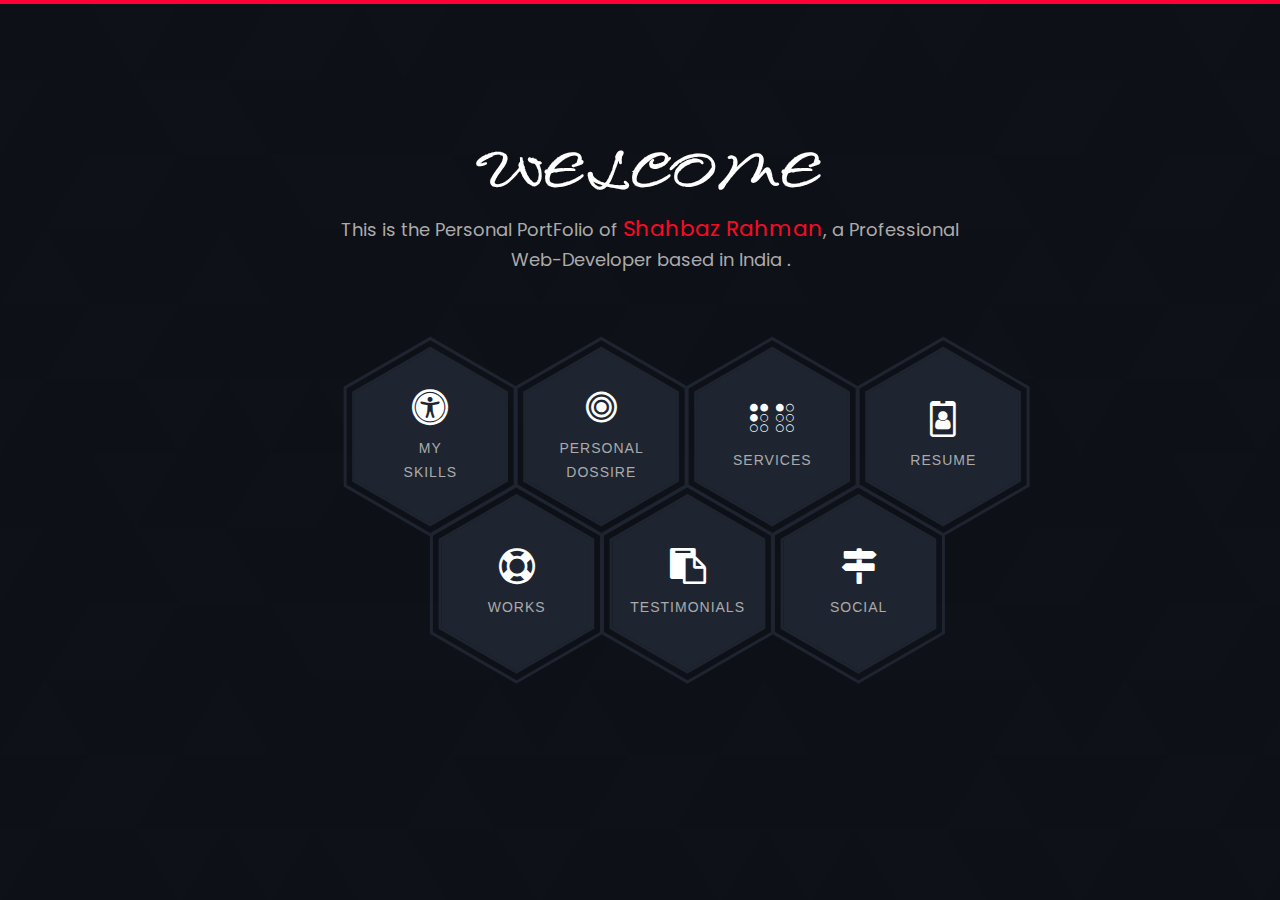
<file: index.html>
<!DOCTYPE html>
<html lang="en">
  <head>
    <meta charset="UTF-8" />
    <meta http-equiv="X-UA-Compatible" content="IE=edge" />
    <meta name="description" content="The Personal PortFolio of Shahbaz Rahman,a Web Developer Based in India">
    <meta name="robots" content="noindex, nofollow">
    <link rel="canonical" href="www.shahbazrahman.epizy.com">
    <meta name="viewport" content="width=device-width, initial-scale=1.0" />
    <link href="css/bootstrap.css" rel="stylesheet" />
    <link
      rel="stylesheet"
      href="https://cdn.jsdelivr.net/npm/bootstrap@5.0.0-alpha1/dist/css/bootstrap.min.css"
    />
    <link
      rel="stylesheet"
      href="https://cdn.jsdelivr.net/npm/bootstrap@5.0.0-alpha1/dist/js/bootstrap.bundle.min.js"
    />
    <link
      rel="stylesheet"
      href="https://cdnjs.cloudflare.com/ajax/libs/font-awesome/4.7.0/css/font-awesome.min.css"
    />
    <link
      rel="stylesheet"
      href="https://cdnjs.cloudflare.com/ajax/libs/jquery/3.2.1/jquery.min.js"
    />
    <script
      src="https://code.jquery.com/jquery-3.4.1.slim.min.js"
      integrity="sha384-	J6qa4849blE2+poT4WnyKhv5vZF5SrPo0iEjwBvKU7imGFAV0wwj1yYfoRSJoZ+n"
      crossorigin="anonymous"
    ></script>
    <script src="js/bootstrap.bundle.js" rel="script"></script>
    <link
      rel="stylesheet"
      href="https://cdn.jsdelivr.net/npm/bootstrap-icons@1.7.2/font/bootstrap-icons.css"
    />
    <link
      href="https://fonts.googleapis.com/css2?family=Island+Moments&family=Poppins:wght@200&display=swap"
      rel="stylesheet"
    />
    <link href="style.css" rel="stylesheet" />
    <title>Welcome</title>
  </head>
  <body>
    <main class="site-wrapper">
      <div class="pt-table desktop-768">
        <div
          class="pt-tablecell page-home relative"
          style="
            background-image: url(img/subtle-prism.svg);
            background-position: center;
            background-size: cover;
          "
        >
          <div class="overlay"></div>

          <div class="container">
            <div class="row justify-content-center">
              <div
                class="col-xs-12 col-md-offset-1 col-md-10 col-lg-offset-2 col-lg-8"
              >
                <div class="page-title home text-center">
                  <span
                    class="heading-page mr-lg-5 pr-lg-5 mr-md-4 pr-md-4"
                    style="font-family: Island Moments; font-size: 4em;"
                  >
                    Welcome<br>
                  </span>
                  <p
                    class="mt20  mr-lg-5 pr-lg-5 mr-md-4 pr-md-4"
                    style="font-family: poppins; font-size: large"
                  >
                    This is the Personal PortFolio of
                    <span style="color: #f90a23; font-size: larger" itemprop="name">Shahbaz Rahman</span>, a Professional Web-Developer based in India .
                  </p>
                </div>

                <div class="hexagon-menu clear">
                  <div class="hexagon-item">
                    <div class="hex-item">
                      <div></div>
                      <div></div>
                      <div></div>
                    </div>
                    <div class="hex-item">
                      <div></div>
                      <div></div>
                      <div></div>
                    </div>
                    <a href="skills/homepage.html" class="hex-content">
                      <span class="hex-content-inner">
                        <span class="icon">
                          <i class="fa fa-universal-access"></i>
                        </span>
                        <span class="title">My Skills</span>
                      </span>
                      <svg
                        viewBox="0 0 173.20508075688772 200"
                        height="200"
                        width="174"
                        version="1.1"
                        xmlns="http://www.w3.org/2000/svg"
                      >
                        <path
                          d="M86.60254037844386 0L173.20508075688772 50L173.20508075688772 150L86.60254037844386 200L0 150L0 50Z"
                          fill="#1e2530"
                        ></path>
                      </svg>
                    </a>
                  </div>
                  <div class="hexagon-item">
                    <div class="hex-item">
                      <div></div>
                      <div></div>
                      <div></div>
                    </div>
                    <div class="hex-item">
                      <div></div>
                      <div></div>
                      <div></div>
                    </div>
                    <a href="personal.html" class="hex-content">
                      <span class="hex-content-inner">
                        <span class="icon">
                          <i class="fa fa-bullseye"></i>
                        </span>
                        <span class="title">Personal Dossire</span>
                      </span>
                      <svg
                        viewBox="0 0 173.20508075688772 200"
                        height="200"
                        width="174"
                        version="1.1"
                        xmlns="http://www.w3.org/2000/svg"
                      >
                        <path
                          d="M86.60254037844386 0L173.20508075688772 50L173.20508075688772 150L86.60254037844386 200L0 150L0 50Z"
                          fill="#1e2530"
                        ></path>
                      </svg>
                    </a>
                  </div>
                  <div class="hexagon-item">
                    <div class="hex-item">
                      <div></div>
                      <div></div>
                      <div></div>
                    </div>
                    <div class="hex-item">
                      <div></div>
                      <div></div>
                      <div></div>
                    </div>
                    <a href="services.html" class="hex-content">
                      <span class="hex-content-inner">
                        <span class="icon text-white">
                          <i class="fa fa-braille"></i>
                        </span>
                        <span class="title">Services</span>
                      </span>
                      <svg
                        viewBox="0 0 173.20508075688772 200"
                        height="200"
                        width="174"
                        version="1.1"
                        xmlns="http://www.w3.org/2000/svg"
                      >
                        <path
                          d="M86.60254037844386 0L173.20508075688772 50L173.20508075688772 150L86.60254037844386 200L0 150L0 50Z"
                          fill="#1e2530"
                        ></path>
                      </svg>
                    </a>
                  </div>
                  <div class="hexagon-item">
                    <div class="hex-item">
                      <div></div>
                      <div></div>
                      <div></div>
                    </div>
                    <div class="hex-item">
                      <div></div>
                      <div></div>
                      <div></div>
                    </div>
                    <a href="resume.html" class="hex-content">
                      <span class="hex-content-inner">
                        <span class="icon text-white">
                          <i class="fa fa-id-badge"></i>
                        </span>
                        <span class="title">Resume</span>
                      </span>
                      <svg
                        viewBox="0 0 173.20508075688772 200"
                        height="200"
                        width="174"
                        version="1.1"
                        xmlns="http://www.w3.org/2000/svg"
                      >
                        <path
                          d="M86.60254037844386 0L173.20508075688772 50L173.20508075688772 150L86.60254037844386 200L0 150L0 50Z"
                          fill="#1e2530"
                        ></path>
                      </svg>
                    </a>
                  </div>
                  <div class="hexagon-item">
                    <div class="hex-item">
                      <div></div>
                      <div></div>
                      <div></div>
                    </div>
                    <div class="hex-item">
                      <div></div>
                      <div></div>
                      <div></div>
                    </div>
                    <a href="works/index.html" class="hex-content">
                      <span class="hex-content-inner">
                        <span class="icon text-white">
                          <i class="fa fa-life-ring"></i>
                        </span>
                        <span class="title">Works</span>
                      </span>
                      <svg
                        viewBox="0 0 173.20508075688772 200"
                        height="200"
                        width="174"
                        version="1.1"
                        xmlns="http://www.w3.org/2000/svg"
                      >
                        <path
                          d="M86.60254037844386 0L173.20508075688772 50L173.20508075688772 150L86.60254037844386 200L0 150L0 50Z"
                          fill="#1e2530"
                        ></path>
                      </svg>
                    </a>
                  </div>
                  <div class="hexagon-item">
                    <div class="hex-item">
                      <div></div>
                      <div></div>
                      <div></div>
                    </div>
                    <div class="hex-item">
                      <div></div>
                      <div></div>
                      <div></div>
                    </div>
                    <a href="error.html" class="hex-content">
                      <span class="hex-content-inner">
                        <span class="icon text-white">
                          <i class="fa fa-clipboard"></i>
                        </span>
                        <span class="title">Testimonials</span>
                      </span>
                      <svg
                        viewBox="0 0 173.20508075688772 200"
                        height="200"
                        width="174"
                        version="1.1"
                        xmlns="http://www.w3.org/2000/svg"
                      >
                        <path
                          d="M86.60254037844386 0L173.20508075688772 50L173.20508075688772 150L86.60254037844386 200L0 150L0 50Z"
                          fill="#1e2530"
                        ></path>
                      </svg>
                    </a>
                  </div>
                  <div class="hexagon-item">
                    <div class="hex-item">
                      <div></div>
                      <div></div>
                      <div></div>
                    </div>
                    <div class="hex-item">
                      <div></div>
                      <div></div>
                      <div></div>
                    </div>
                    <a href="social/social.html" class="hex-content">
                      <span class="hex-content-inner">
                        <span class="icon">
                          <i class="fa fa-map-signs"></i>
                        </span>
                        <span class="title">Social</span>
                      </span>
                      <svg
                        viewBox="0 0 173.20508075688772 200"
                        height="200"
                        width="174"
                        version="1.1"
                        xmlns="http://www.w3.org/2000/svg"
                      >
                        <path
                          d="M86.60254037844386 0L173.20508075688772 50L173.20508075688772 150L86.60254037844386 200L0 150L0 50Z"
                          fill="#1e2530"
                        ></path>
                      </svg>
                    </a>
                  </div>
                </div>
              </div>
            </div>
          </div>
        </div>
      </div>
    </main>
  </body>
</html>
</file>
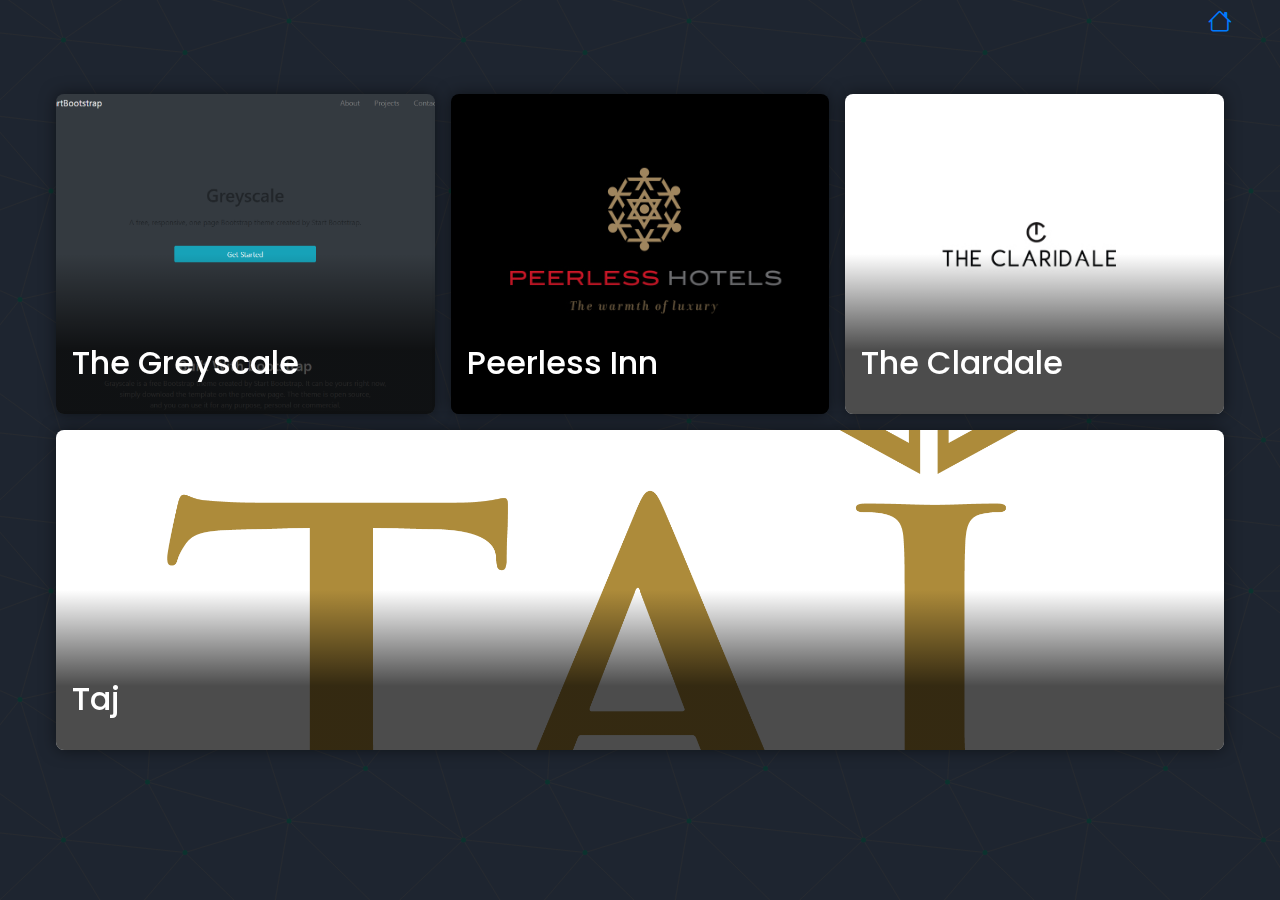
<file: works/index.html>
<!DOCTYPE html>
<html lang="en">
<head>
	<meta charset="utf-8">
	<meta name="viewport" content="width=device-width, initial-scale=1">
	<title> My Works </title>
	<script src="https://code.jquery.com/jquery-3.4.1.min.js"></script>
  <link href="css/bootstrap.css" rel="stylesheet">
<script src="js/blue-slider.js"></script>
<link rel="stylesheet" href="https://cdnjs.cloudflare.com/ajax/libs/font-awesome/4.7.0/css/font-awesome.min.css">
<link rel="stylesheet" href="https://cdn.jsdelivr.net/npm/bootstrap-icons@1.7.2/font/bootstrap-icons.css">
<link href="https://fonts.googleapis.com/css2?family=Island+Moments&family=Poppins:wght@200&display=swap" rel="stylesheet">
<link rel="stylesheet" href="demo.css">
</head>
 <body>
  <div class="col-md-12 text-right pr-5 pt-1" style="font-size: 1.5em;">
    <a href="../index.html"><i class="bi bi-house"></i></a>
 </div>
  <div class="content-wrapper" style="font-family: poppins;">
  
    <div class="news-card slide-in-left">
      <a href="Greyscale/index.html" class="news-card__card-link" target="blank"></a>
      <img src="img/Greyscale .jpg" alt="" class="news-card__image">
      <div class="news-card__text-wrapper">
        <h2 class="news-card__title">The Greyscale</h2>
        <div class="news-card__post-date"></div>
        <div class="news-card__details-wrapper">
          <a href="Greyscale/index.html" class="news-card__read-more">Visit <i class="fa fa-arrow-right" aria-hidden="true"></i></a>
        </div>
      </div>
    </div>
  
    <div class="news-card slide-in-top">
      <a href="Peerless Inn/peerless.html" class="news-card__card-link" target="blank"></a>
      <img src="img/peerless.jpg" alt="" class="news-card__image img-fluid">
      <div class="news-card__text-wrapper">
        <h2 class="news-card__title">Peerless Inn</h2>
        <div class="news-card__post-date"></div>
        <div class="news-card__details-wrapper">
          <a href="Peerless Inn/peerless.html" class="news-card__read-more">Visit <i class="fa fa-arrow-right" aria-hidden="true"></i></a>
        </div>
      </div>
    </div>
  
    <div class="news-card slide-in-right">
      <a href="The claridale/web.html" class="news-card__card-link" target="blank"></a>
      <img src="img/claridale.jpg" alt="" class="news-card__image">
      <div class="news-card__text-wrapper">
        <h2 class="news-card__title">The Clardale</h2>
        <div class="news-card__post-date"></div>
        <div class="news-card__details-wrapper">
          <a href="The claridale/web.html" class="news-card__read-more">Visit <i class="fa fa-arrow-right" aria-hidden="true"></i></a>
        </div>
      </div>
    </div>
  
    <div class="news-card slide-in-bottom">
      <a href="Taj Bengal/Tajbengal.html" class="news-card__card-link" target="blank"></a>
      <img src="img/logo--Taj.png" alt="" class="news-card__image bg-white">
      <div class="news-card__text-wrapper">
        <h2 class="news-card__title">Taj</h2>
        <div class="news-card__post-date"></div>
        <div class="news-card__details-wrapper">
          <a href="Taj Bengal/Tajbengal.html" class="news-card__read-more" target="blank">Visit <i class="fa fa-arrow-right" aria-hidden="true"></i></a>
        </div>
      </div>
    </div>
    </div>
  
  </div>
 </body>
</html>
</file>
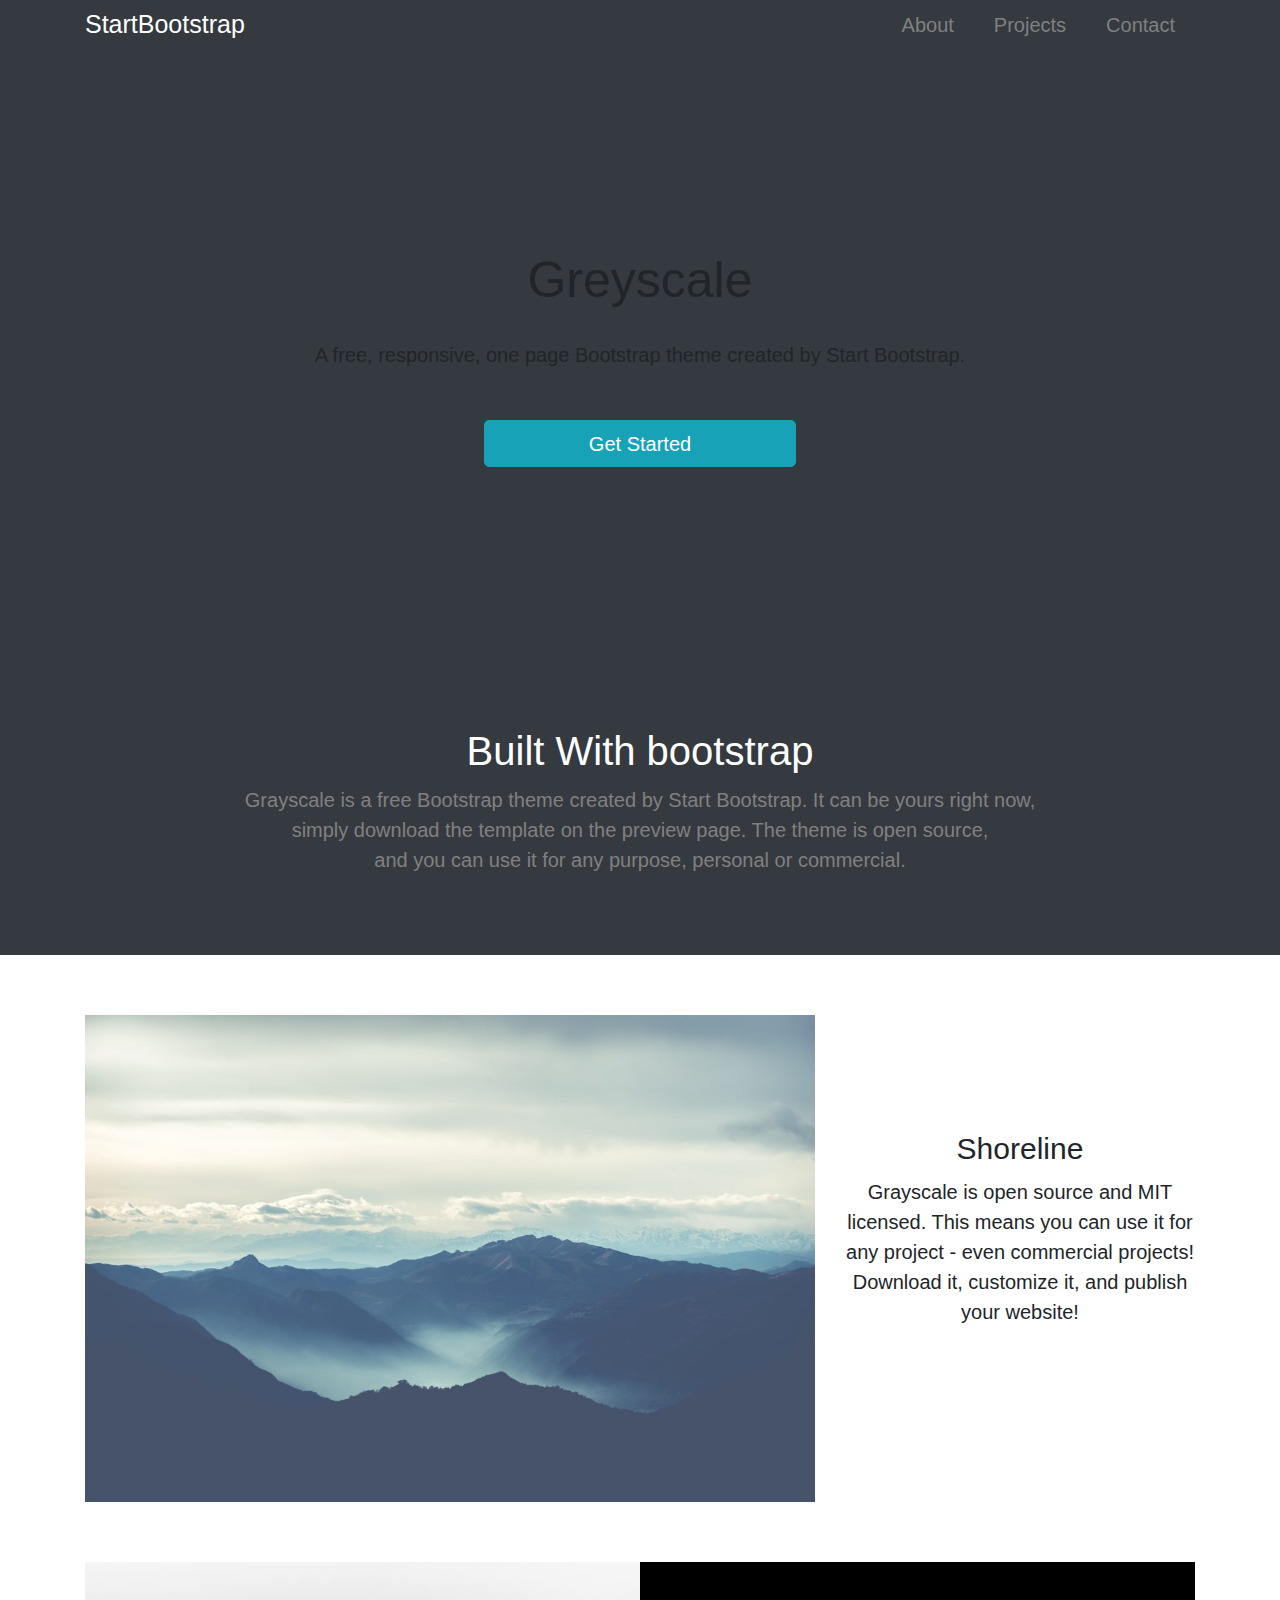
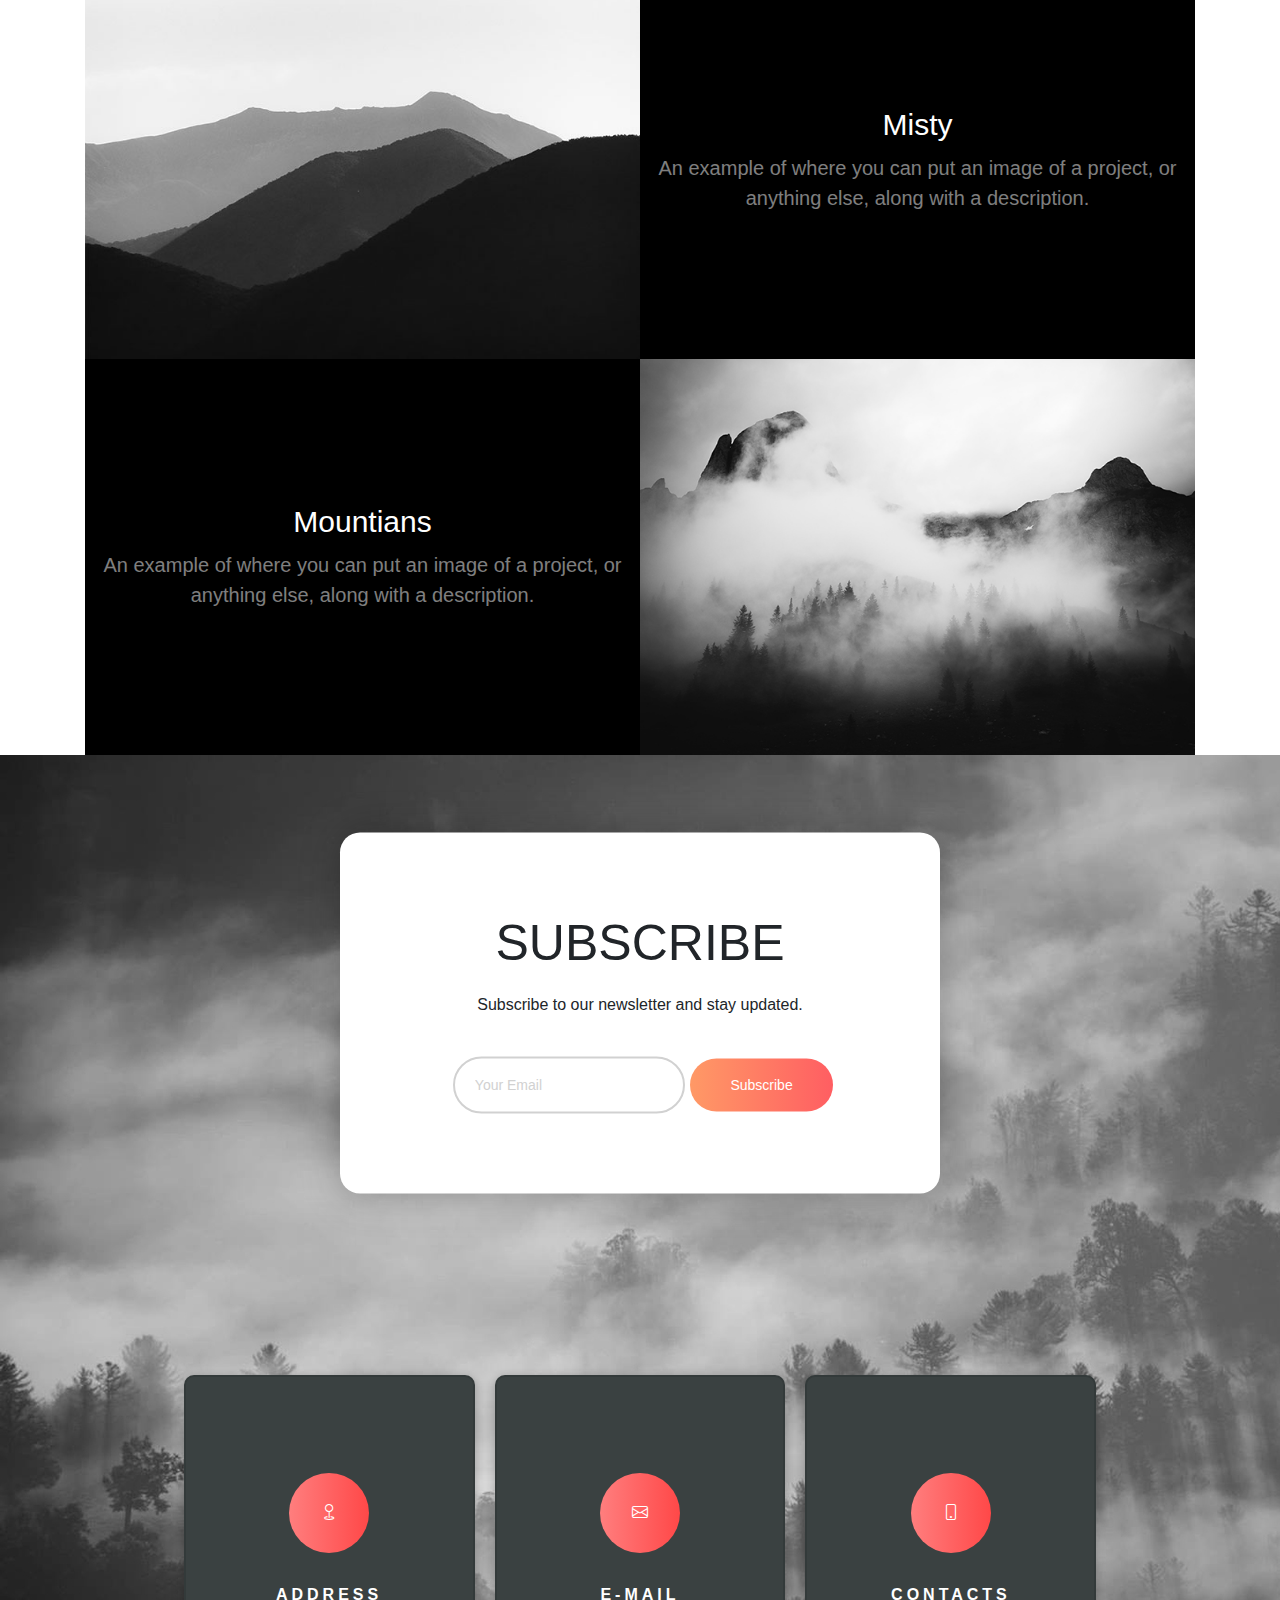
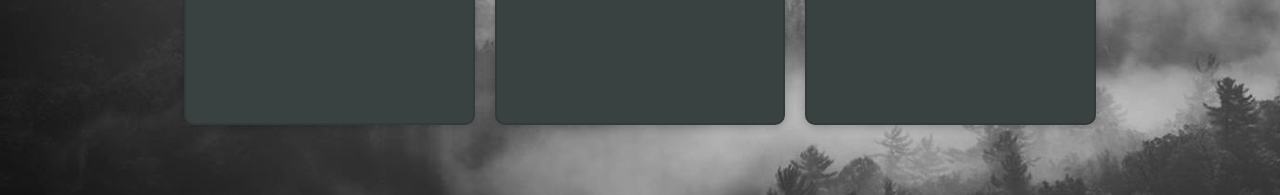
<file: works/Greyscale/index.html>
<!DOCTYPE html>
<html lang="en">
<head>
    <meta charset="UTF-8">
    <meta http-equiv="X-UA-Compatible" content="IE=edge">
    <meta name="viewport" content="width=device-width, initial-scale=1.0">
    <link href="css/bootstrap.css" rel="stylesheet">
	<script src="https://code.jquery.com/jquery-3.4.1.slim.min.js" integrity="sha384-J6qa4849blE2+poT4WnyKhv5vZF5SrPo0iEjwBvKU7imGFAV0wwj1yYfoRSJoZ+n" crossorigin="anonymous"></script>
	<script src="js/bootstrap.bundle.js" rel="script"></script> 
    <link rel="stylesheet" href="https://cdn.jsdelivr.net/npm/bootstrap-icons@1.7.2/font/bootstrap-icons.css">
    <link href="style.css" rel="stylesheet">
    <title>Greyscale</title>
</head>
<body>
    <div class="img bg-dark">
    <div class="container">
        <div class="row">
            <div class="col-md-6 text-white align-self-center" style="color: white; font-size: 25px;" >StartBootstrap</div>
            <div class="col-md-6">
                <nav class="nav float-right">
                    <a href="" class="nav-link">About</a>
                    <a href="" class="nav-link">Projects</a>
                    <a href="" class="nav-link">Contact</a>
                </nav>
            </div>
        </div>
        </div>
        <div class="col-md-12 text-center align-self-center " style="margin-top:200px; margin-bottom: 200px;">
            <h1 class=" mb-4">Greyscale</h1>
            <p class="mt-4" style="font-size: 20px;">A free, responsive, one page Bootstrap theme created by Start Bootstrap.
            </p>
            <button class="btn btn-info h-50 w-25 mt-4">
                Get Started
            </button>
        </div>

        <div class="col-md-12 text-center p-5 mt-5">
            <h2 class="text-white">Built With bootstrap</h2>
            <p style="color: gray;">Grayscale is a free Bootstrap theme created by Start Bootstrap. It can be yours right now,<br> simply download the template on the preview page. The theme is open source,<br> and you can use it for any purpose, personal or commercial.</p>
        </div>
        </div>
    </div>

    <div class="container pt-5">
         <div class="row">
        <div class="col-md-8">
            <img src="img/alessio-soggetti-zxcBR3zNc7I-unsplash.jpg" class="img-fluid">
        </div>
        <div class="col-md-4 align-self-center mb-5 mt-0 mt-sm-5 pb-5 text-center" ><h4>Shoreline</h4>
            Grayscale is open source and MIT licensed. This means you can use it for any project - even commercial projects! Download it, customize it, and publish your website!
        </div>
        </div>
        </div>

        <div class="container mt-5">
            <div class="row h-100 no-gutters">
                <div class="col-md-6">
                    <img src="img/demo-image-01.jpg" class=" w-100">
                </div>
               
                <div class="col-md-6">
                    <div class="text-center h-100 project" style="background-color: black;">
                        <div class="d-flex h-100">
                            <div class="project-text w-100 my-auto text-center">
                                <h4 class="text-white">Misty</h4>
                                <p class="mb-0 text-white-50">An example of where you can put an image of a project, or anything else, along with a description.</p>
                            </div>
                        </div>
                    </div>
                </div>
                   </div>
                </div>

                <div class="container">
                    <div class="row h-100 no-gutters">
                        <div class="col-md-6">
                            <div class="text-center h-100 project" style="background-color: black;">
                                <div class="d-flex h-100">
                                    <div class="project-text w-100 my-auto text-center">
                                        <h4 class="text-white">Mountians</h4>
                                        <p class="mb-0 text-white-50">An example of where you can put an image of a project, or anything else, along with a description.</p>
                                    </div>
                                </div>
                            </div>
                        </div>
                       
                        <div class="col-md-6">
                           <img src="img/demo-image-02 (1).jpg" class="img-fluid w-100">
                        </div>
                           </div>
                        </div>
            <footer class="w-100 py-5" style="background-image: url(img/bg-signup.jpg); background-repeat: no-repeat;">
                <div class="container">
                    <div class="row">
                        <div class="col-md-12 wrapper pt-sm-4">
                            <form action="#" class="card-content">
                              <div class="container">
                                <div class="image">
                                  
                                </div>
                                <h1>Subscribe</h1>
                                <p>Subscribe to our newsletter and stay updated.</p>
                              </div>
                              <div class="form-input">
                                <label for="email"></label>
                                <input type="email" placeholder="Your Email">
                                <button class="subscribe-btn">Subscribe</button>
                              </div>
                            </form>
                          </div>
                    </div>
                </div>

                <div class="container">
                    <div class="row">
                        <div class="content">
                            <!-- card -->
                            <div class="card">
                          
                              <div class="icon"><i class="bi bi-geo"></i></div>
                              <p class="title">Address</p>
                              <p class="text">32, Camden Town, London</p>
                          
                            </div>
                            <!-- end card -->
                            <!-- card -->
                            <div class="card">
                          
                              <div class="icon"><i class="bi bi-envelope"></i></div>
                              <p class="title">E-mail</p>
                              <p class="text">greyscale123@gmail.com</p>
                          
                            </div>
                            <!-- end card -->
                            <!-- card -->
                            <div class="card">
                          
                              <div class="icon"><i class="bi bi-phone"></i></div>
                              <p class="title">Contacts</p>
                              <p class="text">11234567890</p>
                          
                            </div>
                            <!-- end card -->
                          
                          </div>
                          </div>
                    </div>
                </div>

            </footer>
        </div>
</body>
</html>
</file>
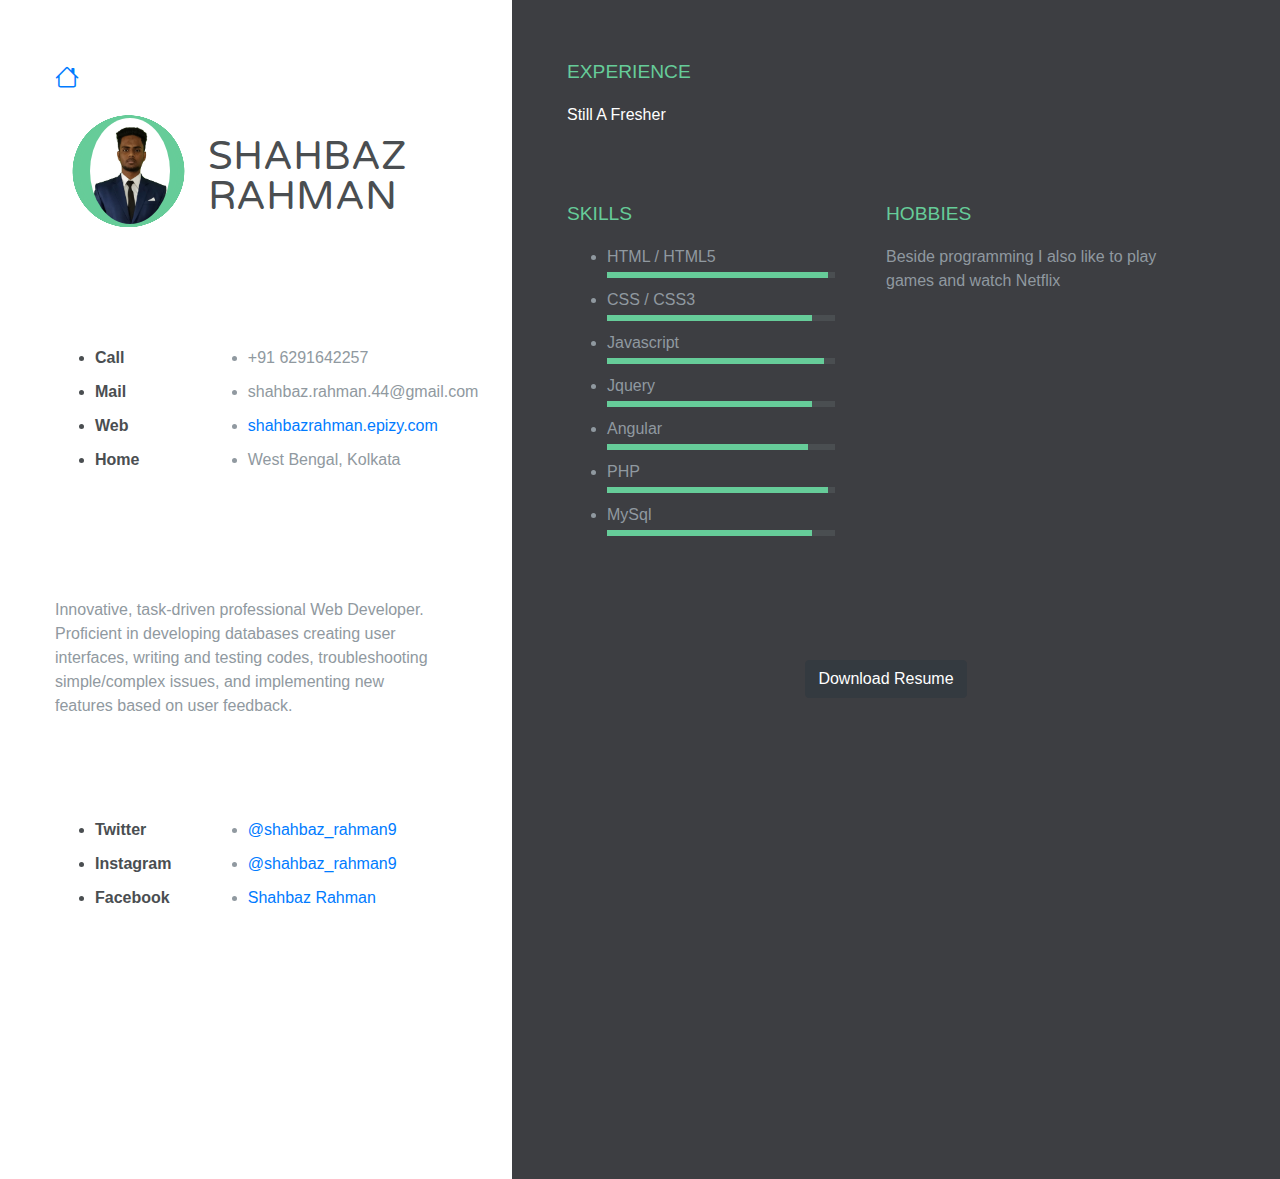
<file: resume.html>
<!DOCTYPE html>
<html lang="en">
<head>
    <meta charset="UTF-8">
    <meta http-equiv="X-UA-Compatible" content="IE=edge">
    <meta name="viewport" content="width=device-width, initial-scale=1.0">
    <link href="style2.css" rel="stylesheet">
    <link rel="stylesheet" href="https://cdn.jsdelivr.net/npm/bootstrap-icons@1.7.2/font/bootstrap-icons.css">
    <link rel="stylesheet" href="https://cdnjs.cloudflare.com/ajax/libs/font-awesome/4.7/css/font-awesome.min.css">
    <link href="css/bootstrap.css" rel="stylesheet">
    <title>Resume</title>
</head>
<body>
  
<div class="resume-wrapper">
	<section class="profile section-padding">
    <div class="col-md-12 text-left pr-3" style="font-size: 1.5em;">
      <a href="index.html"><i class="bi bi-house"></i></a>
    </div>
		<div class="container">
			<div class="picture-resume-wrapper">
        <div class="picture-resume">
        <span><img src="resume/img/IMG_20190324_14527.jpg" alt="" /></span>
        
        <svg version="1.1" viewBox="0 0 350 350">
  
  <defs>
    <filter id="goo">
      <feGaussianBlur in="SourceGraphic" stdDeviation="8" result="blur" />
      <feColorMatrix in="blur" mode="matrix" values="1 0 0 0 0  0 1 0 0 0  0 0 1 0 0  0 0 0 21 -9" result="cm" />
    </filter>
  </defs>
  
  
<g filter="url(#goo)" >  
  
  <circle id="main_circle" class="st0" cx="171.5" cy="175.6" r="130"/>
  
  <circle id="circle" class="bubble0 st1" cx="171.5" cy="175.6" r="122.7"/>
  <circle id="circle" class="bubble1 st1" cx="171.5" cy="175.6" r="122.7"/>
  <circle id="circle" class="bubble2 st1" cx="171.5" cy="175.6" r="122.7"/>
  <circle id="circle" class="bubble3 st1" cx="171.5" cy="175.6" r="122.7"/>
  <circle id="circle" class="bubble4 st1" cx="171.5" cy="175.6" r="122.7"/>
  <circle id="circle" class="bubble5 st1" cx="171.5" cy="175.6" r="122.7"/>
  <circle id="circle" class="bubble6 st1" cx="171.5" cy="175.6" r="122.7"/>
  <circle id="circle" class="bubble7 st1" cx="171.5" cy="175.6" r="122.7"/>
  <circle id="circle" class="bubble8 st1" cx="171.5" cy="175.6" r="122.7"/>
  <circle id="circle" class="bubble9 st1" cx="171.5" cy="175.6" r="122.7"/>
  <circle id="circle" class="bubble10 st1" cx="171.5" cy="175.6" r="122.7"/>

</g>  
</svg>
      </div>
         <div class="clearfix"></div>
 </div>

      <div class="name-wrapper">
        <h1>Shahbaz<br/>Rahman</h1>
      </div>
      <div class="clearfix"></div>
      <div class="contact-info clearfix">
      	<ul class="list-titles">
      		<li>Call</li>
      		<li>Mail</li>
      		<li>Web</li>
      		<li>Home</li>
      	</ul>
        <ul class="list-content ">
        	<li>+91 6291642257</li>
        	<li>shahbaz.rahman.44@gmail.com</li>
        	<li><a href="#">shahbazrahman.epizy.com</a></li>
        	<li>West Bengal, Kolkata</li>
        </ul>
      </div>
      <div class="contact-presentation">
      	<p><span class="bold"></span>Innovative, task-driven professional Web Developer. Proficient in developing databases creating user interfaces, writing and testing codes, troubleshooting simple/complex issues, and implementing new features based on user feedback.</p>
      </div>
      <div class="contact-social clearfix">
      	<ul class="list-titles">
      		<li>Twitter</li>
      		<li>Instagram</li>
      		<li>Facebook</li>
      	</ul>
        <ul class="list-content">
      		<li><a href="https://twitter.com/shahbaz_rahman9">@shahbaz_rahman9</a></li>
      		<li><a href="https://www.instagram.com/shahbaz_rahman9/">@shahbaz_rahman9</a></li>
      		<li><a href="https://www.facebook.com/aqib.rahman.3979/">Shahbaz Rahman</a></li>
      	</ul>
      </div>
		</div>
	</section>
  
  <section class="experience section-padding ">
    
  	<div class="container">
  		<h3 class="experience-title">Experience</h3>
      
      <div class="experience-wrapper">
      	
        
        <div class="company-wrapper clearfix">
      		<div class="experience-title">Still A Fresher</div> 
      	</div> 
        
         
        
      </div>
      
      <div class="section-wrapper clearfix">
      	<h3 class="section-title">Skills</h3>
        	<ul>
        		<li class="skill-percentage">HTML / HTML5</li>
        		<li class="skill-percentage">CSS / CSS3</li>
        		<li class="skill-percentage">Javascript</li>
        		<li class="skill-percentage">Jquery</li>
        		<li class="skill-percentage">Angular</li>
        		<li class="skill-percentage">PHP</li>
        		<li class="skill-percentage">MySql</li>
            
        	</ul>
        
      </div>
      
      <div class="section-wrapper clearfix">
        <h3 class="section-title">Hobbies</h3>
        <p>Beside programming I also like to play games and watch Netflix</p>
      </div><br>
      
  	</div>
      <button class="btn btn-dark jello-horizontal"><a href="#" style="text-decoration: none; color: white;">Download Resume</a></button>
  </section>
  
  
  <div class="clearfix"></div>
</div>


<script>

    var select = function(s) {
      return document.querySelector(s);
    }
    
    function randomBetween(min,max)
    {
        var number = Math.floor(Math.random()*(max-min+1)+min);
      
        if ( number !== 0 ){
          return number;
        }else {
          return 0.5;
        }
    }
    
    var tl = new TimelineMax();
    
    for(var i = 0; i < 20; i++){
    
      var t = TweenMax.to(select('.bubble' + i), randomBetween(1, 1.5), {
        x: randomBetween(12, 15) * (randomBetween(-1, 1)),
        y: randomBetween(12, 15) * (randomBetween(-1, 1)), 
        repeat:-1,
        repeatDelay:randomBetween(0.2, 0.5),
        yoyo:true,
        ease:Elastic.easeOut.config(1, 0.5)
      })
    
      tl.add(t, (i+1)/0.6)
    }
    
    tl.seek(50);
    </script>
</body>
</html>
</file>
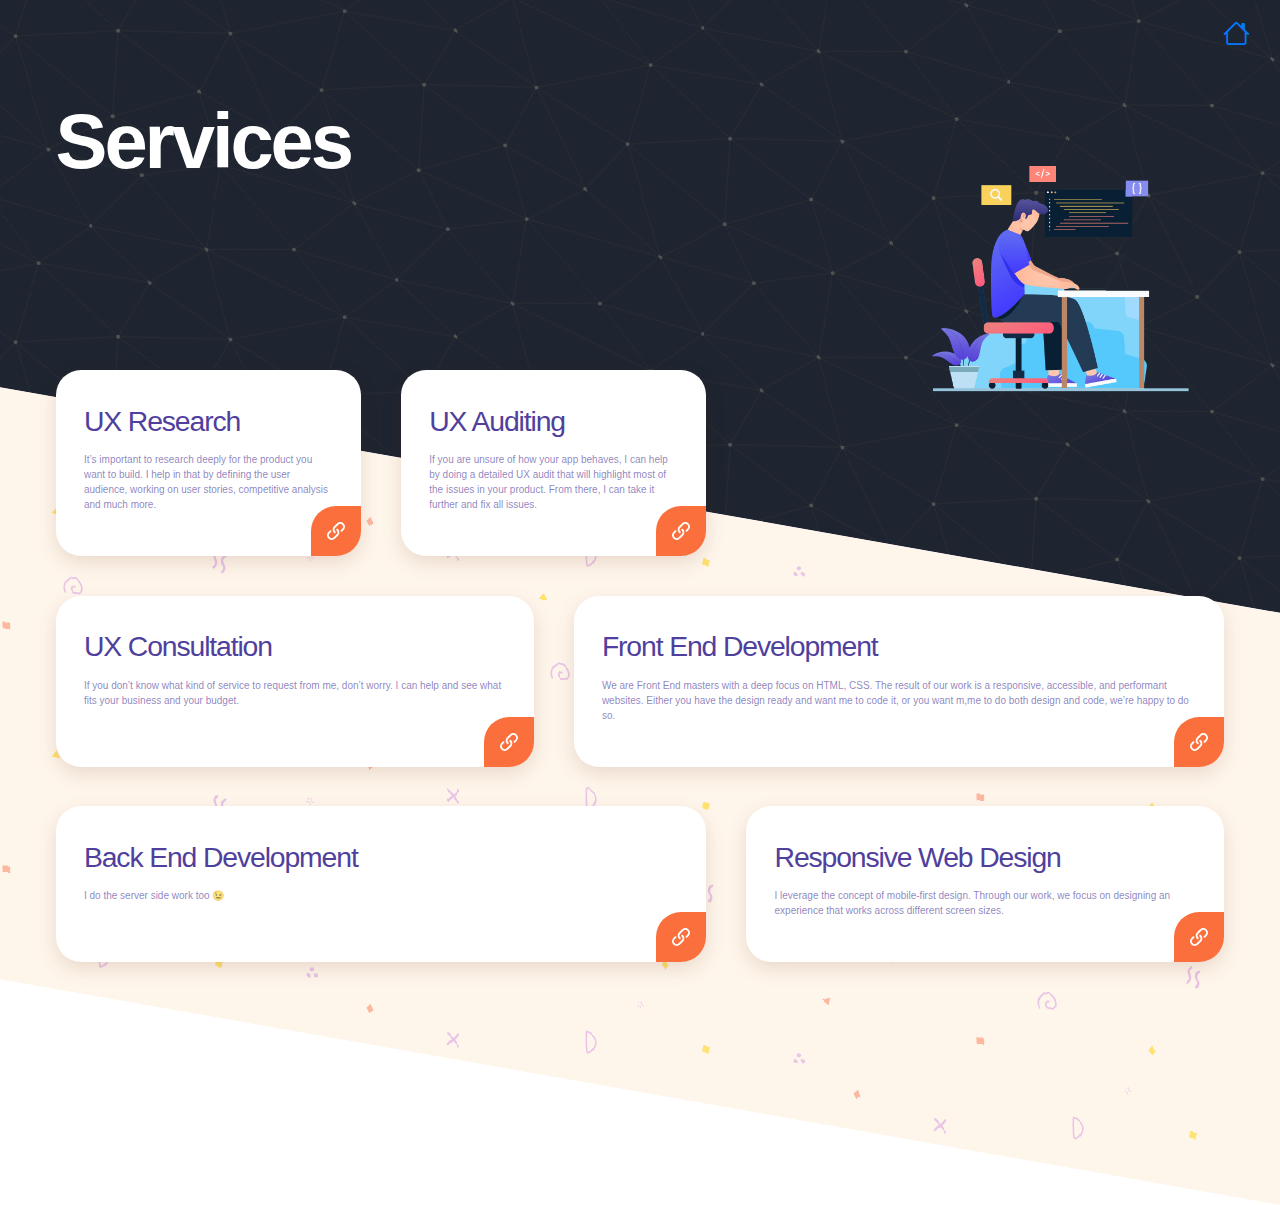
<file: services.html>
<!DOCTYPE html>
<html lang="en">
<head>
    <meta charset="UTF-8">
    <meta http-equiv="X-UA-Compatible" content="IE=edge">
    <meta name="viewport" content="width=device-width, initial-scale=1.0">
    <link href="style3.css" rel="stylesheet">
    <link rel="stylesheet" href="https://cdn.jsdelivr.net/npm/bootstrap-icons@1.7.2/font/bootstrap-icons.css">
    <link rel="stylesheet" href="https://cdnjs.cloudflare.com/ajax/libs/font-awesome/4.7/css/font-awesome.min.css">
    <link href="css/bootstrap.css" rel="stylesheet">
    <title>Services I Provide</title>
</head>
<body>
  <div class="text-white text-right pr-5 pt-4" style="font-size: 2.7em;">
    <a href="index.html" style="text-decoration: none;"><i class="bi bi-house"></i></a>
 </div>
<section class="c-section">
  <h2 class="c-section__title"><span>Services</span></h2>
  <ul class="c-services">
    <li class="c-services__item">
      <h3>Responsive Web Design</h3>
      <p>I leverage the concept of mobile-first design. Through our work, we focus on designing an experience that works across different screen sizes.</p>
    </li>
    <li class="c-services__item">
      <h3>UX Auditing</h3>
      <p>If you are unsure of how your app behaves, I can help by doing a detailed UX audit that will highlight most of the issues in your product. From there, I can take it further and fix all issues.</p>
    </li>
    <li class="c-services__item">
      <h3>Front End Development</h3>
      <p>We are Front End masters with a deep focus on HTML, CSS. The result of our work is a responsive, accessible, and performant websites. Either you have the design ready and want me to code it, or you want m,me to do both design and code, we&rsquo;re happy to do so.</p>
    </li>
    <li class="c-services__item">
      <h3>UX Consultation</h3>
      <p>If you don&rsquo;t know what kind of service to request from me, don&rsquo;t worry. I can help and see what fits your business and your budget.</p>
    </li>
    <li class="c-services__item">
      <h3>Back End Development</h3>
      <p>I do the server side work too &#128521</p>
    </li>
    <li class="c-services__item">
      <h3>UX Research</h3>
      <p>It&rsquo;s important to research deeply for the product you want to build. I help in that by defining the user audience, working on user stories, competitive analysis and much more. </p>
    </li>
  </ul>
</section>
</body>
</html>
</file>
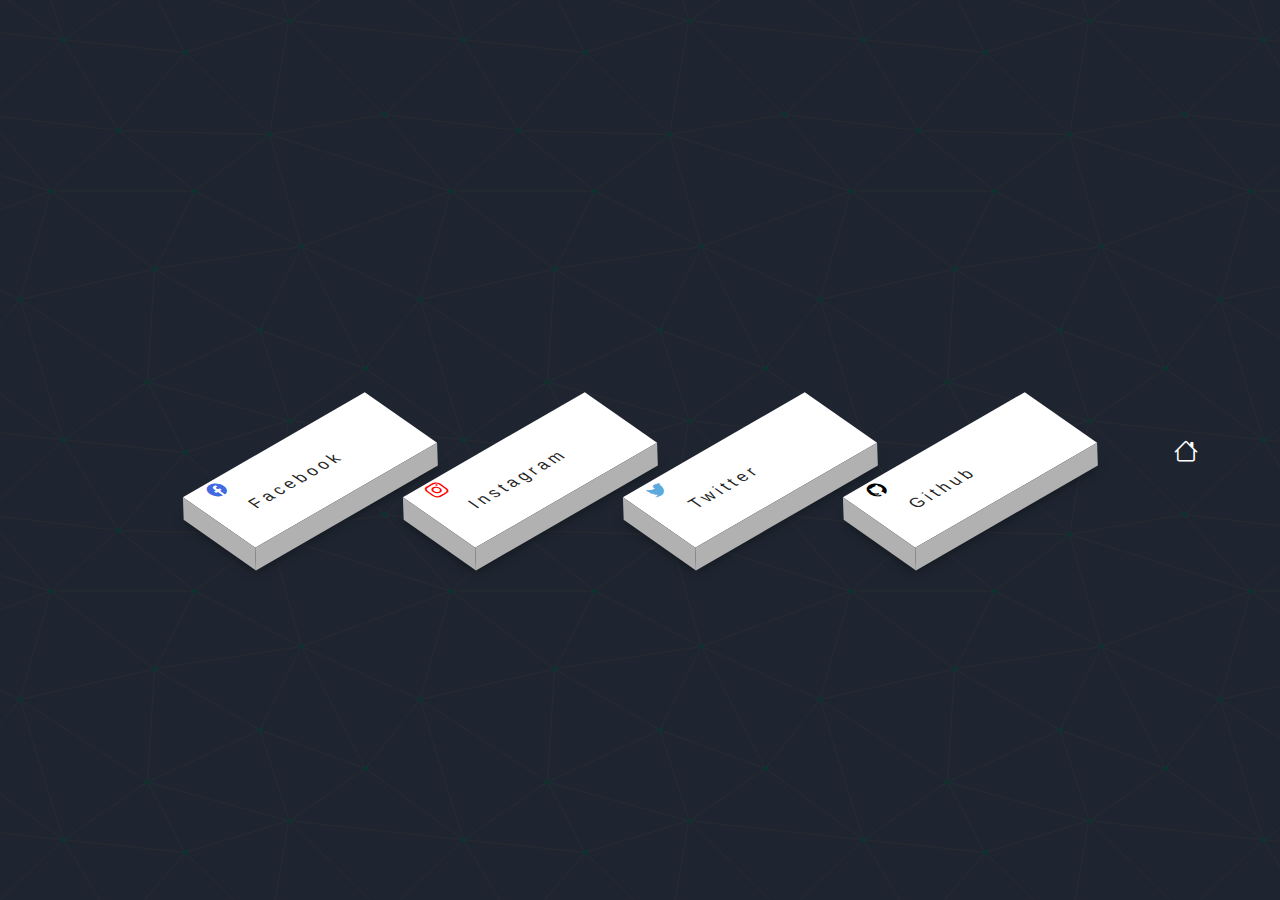
<file: social/social.html>
<!DOCTYPE html>
<html lang="en">
<head>
    <meta charset="UTF-8">
    <meta http-equiv="X-UA-Compatible" content="IE=edge">
    <meta name="viewport" content="width=device-width, initial-scale=1.0">
    <link href="css/bootstrap.css" rel="stylesheet">
    <link rel="stylesheet" href="https://cdn.jsdelivr.net/npm/bootstrap@5.0.0-alpha1/dist/css/bootstrap.min.css">
    <link rel="stylesheet" href="https://cdn.jsdelivr.net/npm/bootstrap@5.0.0-alpha1/dist/js/bootstrap.bundle.min.js">
    <link rel="stylesheet" href="https://cdnjs.cloudflare.com/ajax/libs/font-awesome/4.7.0/css/font-awesome.min.css">
    <link rel="stylesheet" href="https://cdnjs.cloudflare.com/ajax/libs/jquery/3.2.1/jquery.min.js">
	  <script src="https://code.jquery.com/jquery-3.4.1.slim.min.js" integrity="sha384-	J6qa4849blE2+poT4WnyKhv5vZF5SrPo0iEjwBvKU7imGFAV0wwj1yYfoRSJoZ+n" crossorigin="anonymous"></script>
	  <script src="js/bootstrap.bundle.js" rel="script"></script> 
    <link rel="stylesheet" href="https://cdn.jsdelivr.net/npm/bootstrap-icons@1.7.2/font/bootstrap-icons.css">
    <link href="https://fonts.googleapis.com/css2?family=Island+Moments&family=Poppins:wght@200&display=swap" rel="stylesheet">
    <link href="style.css" rel="stylesheet">
    <style>
        @import url('https://fonts.googleapis.com/css?family=Roboto+Condensed:300,400');
        </style>
    <title>My Socials</title>
</head>
<body>    
    </div>
  </div>
  <div class="container">
    <div class="row">
      <div class="col-md-12 text-right mr-5 pt-1 position-relative" style="font-size: 1.5em;">
        <a href="../index.html"><i class="bi bi-house"></i></a>
     </div>
      <div class="col-sm-12 visible d-none d-md-block" style="background-color:rgba(30, 37, 42, 0.8) ;">
      <ul>
        <li>
          <a href="https://www.facebook.com/aqib.rahman.3979/" target="blank">
            <i class="bi bi-facebook" aria-hidden="true" style="color: royalblue;"></i>
            <span>Facebook</span>
          </a>
        </li>
     <li>
        <a href="https://www.instagram.com/shahbaz_rahman9/" target="blank">
          <i class="bi bi-instagram" aria-hidden="true" style="color: red;"></i>
          <span>Instagram</span>
        </a>
      </li>
      <li>
        <a href="https://twitter.com/shahbaz_rahman9"target="blank">
          <i class="bi bi-twitter" aria-hidden="true"style="color: #5da9dd;"></i>
          <span>Twitter</span>
        </a>
      </li>
      
      <li>
        <a href="https://github.com/shahbazrahman" target="blank">
          <i class="bi bi-github" style="color:#000" aria-hidden="true"></i>
          <span>Github</span>
        </a>
      </li></ul>
    </div></div>
  </div>

  <div class="container d-block d-md-none">
    <div class="row align-self-center text-center">
     <div class="inner" style="padding: 25%">
     <div class="inner" style="margin-bottom: 150%;">
       <div class="col-sm-3"><i class="fa fa-facebook"><a href="https://www.facebook.com/aqib.rahman.3979/" style="font-family:poppins" > Facebook</a></i></div>
     <div class="col-sm-3 mt-2"><i class="fa fa-instagram"><a href="https://www.instagram.com/shahbaz_rahman9/"style="font-family:poppins"> Instagram</a></i></div>
     <div class="col-sm-3 mt-2"><i class="fa fa-twitter"><a href="error/error.html"style="font-family:poppins"> Twitter</a></i></div>
     <div class="col-sm-3 mt-2"><i class="fa fa-github"></i><a href="https://github.com/shahbazrahman"style="font-family:poppins"> GitHub</a></i></div></div>
    </div>
  </div>
  </div>
</body>
</html>
</file>
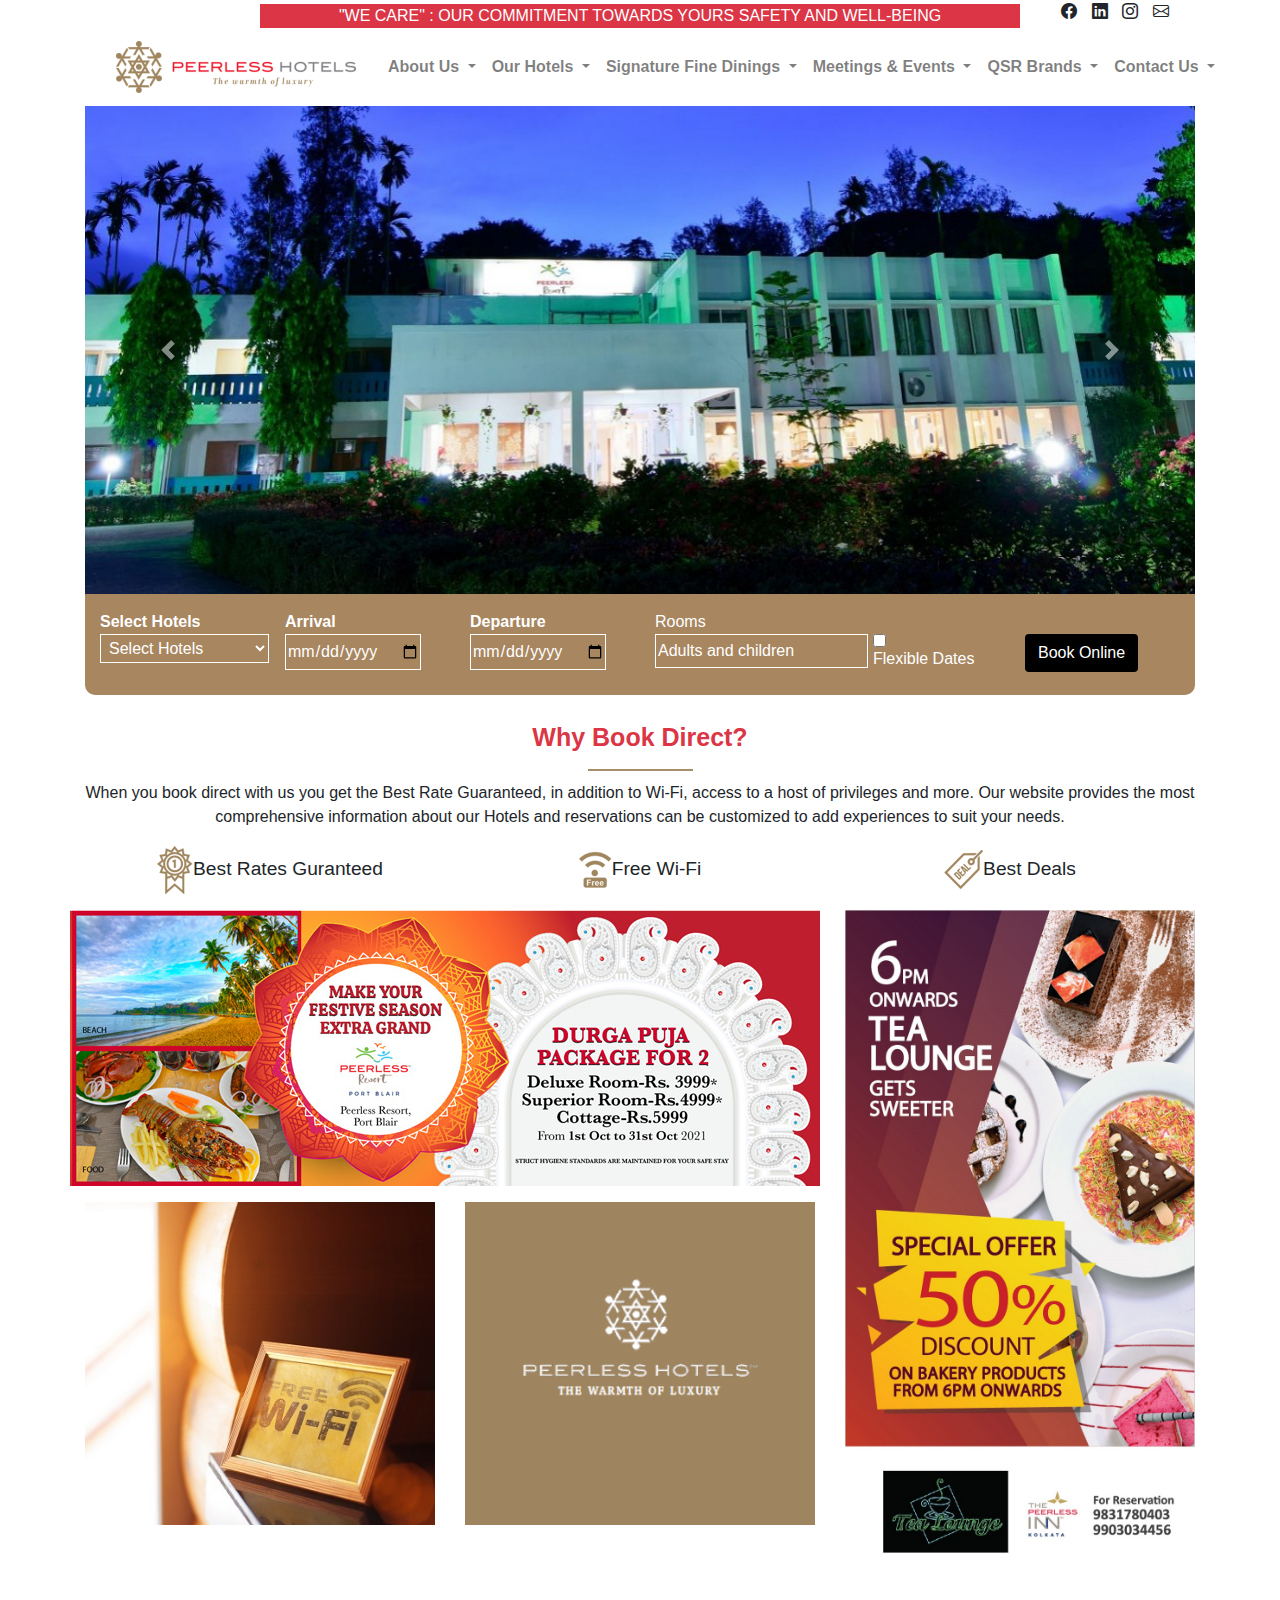
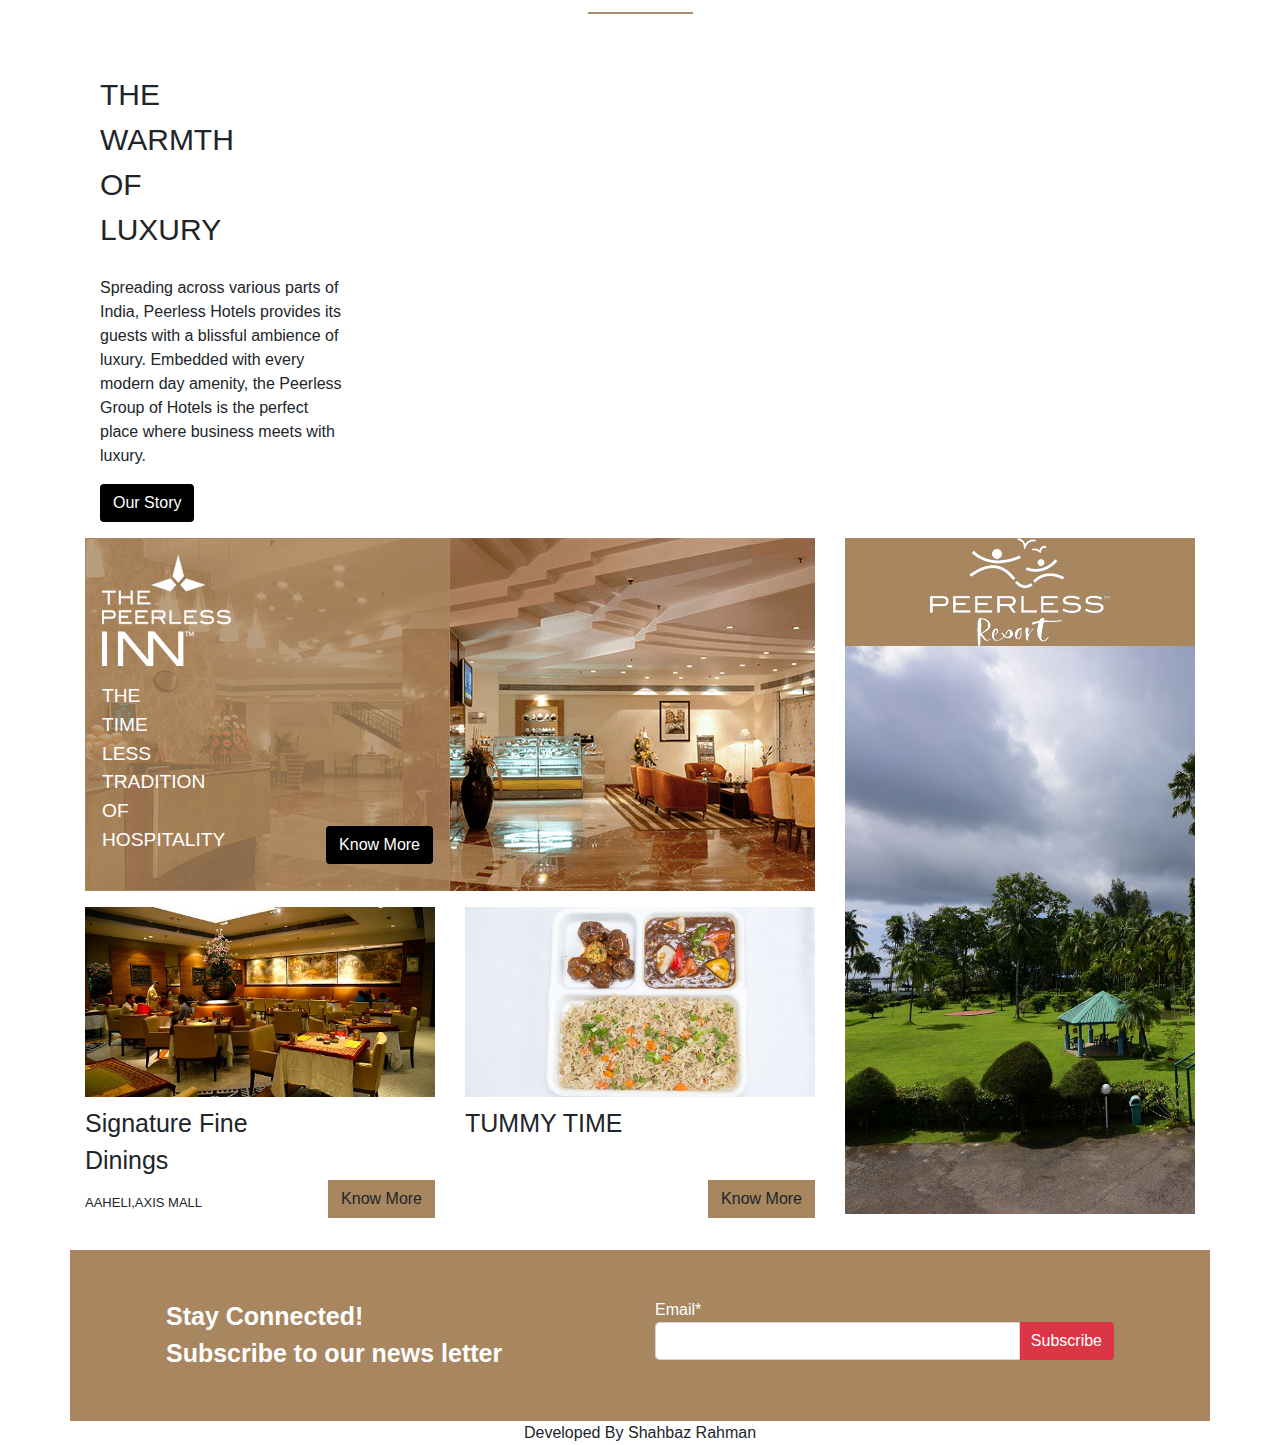
<file: works/Peerless Inn/peerless.html>
<!DOCTYPE html>
<html lang="en">
<head>
    <meta charset="UTF-8">
    <meta http-equiv="X-UA-Compatible" content="IE=edge">
    <meta name="viewport" content="width=device-width, initial-scale=1.0">
    <link href="css/bootstrap.css" rel="stylesheet">
	<script src="https://code.jquery.com/jquery-3.4.1.slim.min.js" integrity="sha384-J6qa4849blE2+poT4WnyKhv5vZF5SrPo0iEjwBvKU7imGFAV0wwj1yYfoRSJoZ+n" crossorigin="anonymous"></script>
	<script src="js/bootstrap.bundle.js" rel="script"></script> 
    <link rel="stylesheet" href="https://cdn.jsdelivr.net/npm/bootstrap-icons@1.7.2/font/bootstrap-icons.css">
    <link href="style.css" rel="stylesheet">
    <title>Document</title>
</head>
<body>
    <div class="container">
        <div class="row">
            <div class="col-md-2"></div>
            <div class="col-md-8 mt-1 text-center bg-danger text-white">
                "WE CARE" : OUR COMMITMENT TOWARDS YOURS SAFETY AND WELL-BEING
            </div>
            <div class="col-md-2 text-center ">
                <i class="bi bi-facebook"></i>
                <i class="bi bi-linkedin"></i>
                <i class="bi bi-instagram"></i>
                <i class="bi bi-envelope"></i>
            </div>
        </div>
        <div class="row">
            <div class="col-md-12">
                <nav class="navbar navbar-expand-lg navbar-light">
                    <div class="container-fluid">
                      <a class="navbar-brand" href="#"><img src="img/cropped-logo.png"></a>
                      <button class="navbar-toggler" type="button" data-bs-toggle="collapse" data-bs-target="#navbarNavDropdown" aria-controls="navbarNavDropdown" aria-expanded="false" aria-label="Toggle navigation">
                        <span class="navbar-toggler-icon"></span>
                      </button>
                      <div class="collapse navbar-collapse float-right" id="navbarNavDropdown">
                        <ul class="navbar-nav ml-2">
                            <li class="nav-item dropdown">
                                <a class="nav-link dropdown-toggle" href="#" id="navbarDropdownMenuLink" role="button" data-bs-toggle="dropdown" aria-expanded="false">
                                  About Us
                                </a>
                                <ul class="dropdown-menu" aria-labelledby="navbarDropdownMenuLink">
                                  <li><a class="dropdown-item" href="#">Action</a></li>
                                  <li><a class="dropdown-item" href="#">Another action</a></li>
                                  <li><a class="dropdown-item" href="#">Something else here</a></li>
                                </ul>
                              </li>
                              <li class="nav-item dropdown">
                                <a class="nav-link dropdown-toggle" href="#" id="navbarDropdownMenuLink" role="button" data-bs-toggle="dropdown" aria-expanded="false">
                                  Our Hotels
                                </a>
                                <ul class="dropdown-menu" aria-labelledby="navbarDropdownMenuLink">
                                  <li><a class="dropdown-item" href="#">Action</a></li>
                                  <li><a class="dropdown-item" href="#">Another action</a></li>
                                  <li><a class="dropdown-item" href="#">Something else here</a></li>
                                </ul>
                              </li>
                              <li class="nav-item dropdown">
                                <a class="nav-link dropdown-toggle" href="#" id="navbarDropdownMenuLink" role="button" data-bs-toggle="dropdown" aria-expanded="false">
                                  Signature Fine Dinings
                                </a>
                                <ul class="dropdown-menu" aria-labelledby="navbarDropdownMenuLink">
                                  <li><a class="dropdown-item" href="#">Action</a></li>
                                  <li><a class="dropdown-item" href="#">Another action</a></li>
                                  <li><a class="dropdown-item" href="#">Something else here</a></li>
                                </ul>
                              </li>
                          <li class="nav-item dropdown">
                            <a class="nav-link dropdown-toggle" href="#" id="navbarDropdownMenuLink" role="button" data-bs-toggle="dropdown" aria-expanded="false">
                              Meetings & Events
                            </a>
                            <ul class="dropdown-menu" aria-labelledby="navbarDropdownMenuLink">
                              <li><a class="dropdown-item" href="#">Action</a></li>
                              <li><a class="dropdown-item" href="#">Another action</a></li>
                              <li><a class="dropdown-item" href="#">Something else here</a></li>
                            </ul>
                          </li>
                          <li class="nav-item dropdown">
                            <a class="nav-link dropdown-toggle" href="#" id="navbarDropdownMenuLink" role="button" data-bs-toggle="dropdown" aria-expanded="false">
                              QSR Brands
                            </a>
                            <ul class="dropdown-menu" aria-labelledby="navbarDropdownMenuLink">
                              <li><a class="dropdown-item" href="#">Action</a></li>
                              <li><a class="dropdown-item" href="#">Another action</a></li>
                              <li><a class="dropdown-item" href="#">Something else here</a></li>
                            </ul>
                          </li>
                          <li class="nav-item dropdown">
                            <a class="nav-link dropdown-toggle" href="#" id="navbarDropdownMenuLink" role="button" data-bs-toggle="dropdown" aria-expanded="false">
                              Contact Us
                            </a>
                            <ul class="dropdown-menu" aria-labelledby="navbarDropdownMenuLink">
                              <li><a class="dropdown-item" href="#">Action</a></li>
                              <li><a class="dropdown-item" href="#">Another action</a></li>
                              <li><a class="dropdown-item" href="#">Something else here</a></li>
                            </ul>
                          </li>
                        </ul>
                      </div>
                    </div>
                  </nav>
            </div>
        </div>

        <div id="carouselExampleControls" class="carousel slide" data-ride="carousel">
          <div class="carousel-inner">
            <div class="carousel-item active">
              <img class="d-block w-100" src="img/PRPB_facade-1200x528.jpg" alt="First slide">
            </div>
            <div class="carousel-item">
              <img class="d-block w-100" src="img/PIK_Facade-1200x528.jpg" alt="Second slide">
            </div>
            <div class="carousel-item">
              <img class="d-block w-100 img-fluid" src="img/PIH_Facade-1200x528.jpg" alt="Third slide">
            </div>
          </div>
          <a class="carousel-control-prev" href="#carouselExampleControls" role="button" data-slide="prev">
            <span class="carousel-control-prev-icon" aria-hidden="true"></span>
            <span class="sr-only">Previous</span>
          </a>
          <a class="carousel-control-next" href="#carouselExampleControls" role="button" data-slide="next">
            <span class="carousel-control-next-icon" aria-hidden="true"></span>
            <span class="sr-only">Next</span>
          </a>
        </div>
        
       <div class="container-fluid">
        <div class="row d-flex info justify-content-aroundinfo py-3">
          <div class="col-xl-2 text-white" style="font-weight: bold;">Select Hotels<br>
          <select class="text-white p-1 pr-5">
          <option value="Select Hotels">Select Hotels</option>
          <option value="Hyderabad">Hyderabad</option>
          <option value="">Hyderabad</option>
          <option value="">Hyderabad</option>
          <option value="">Hyderabad</option>
          <option value="">Hyderabad</option>
          </select></div>
          <div class="col-xl-2 text-white" style="font-weight: bold" >Arrival<br>
          <input type="date" class="text-white py-1"></div>
        
          <div class="col-xl-2 text-white" style="font-weight: bold">Departure<br>
            <input type="date" class="text-white py-1"></div>
          <div class="col-xl-2 text-white">Rooms<br>
            <input type="text" value="Adults and children" class="text-white py-1">
          
         </div>
          <div class="col-xl-2 text-white mt-sm-4 pl-xl-5"><input type="checkbox">
          <label for="checkbox">Flexible Dates</label></div>
          <div class="col-xl-2 text-white mt-md-4">
            <button class="btn text-white" style="background-color: black;">Book Online</button></div>
        </div>
      </div>
      <section>
        <div class="row">
          <div class="col text-center mt-4">
            <span class="text-danger" style="font-weight:bold; font-size: 25px;">Why Book Direct?</span><br>
            <img src="img/why_book_direct.png"><br>
            <p>When you book direct with us you get the Best Rate Guaranteed, in addition to Wi-Fi, access to a host of privileges and more. Our website provides the most comprehensive information about our Hotels and reservations can be customized to add experiences to suit your needs.</p>

          </div>
        </div> 
          <div class="row text-center align-items-center d-flex m-auto">
            <div class="col-lg-4 col-sm-12" style="font-size: larger;"><img src="img/best_rates.png">Best Rates Guranteed</div>
            <div class="col-lg-4 col-sm-6 mt-md-0 mt-sm-2 mt-xs-1" style="font-size: larger;"><img src="img/free_wifi.png">Free Wi-Fi</div>
            <div class="col-lg-4 col-sm-6 mt-md-0 mt-sm-2 mt-xs-2" style="font-size: larger;"><img src="img/deal.png">Best Deals</div>
          </div>
          
          <div class="contianer">
            <div class="row py-3">
            <div class="col-sm-8">
            <div class="row">
            <img src="img/durga_puja_offer_prpb.jpg" class="img-fluid">
            <div class="col-sm-6 py-3">
            <img src="img/free_wfi_b.png"class="img-fluid">
            </div>
            <div class="col-sm-6 py-3">
            <img src="img/Screenshot.png" class="img-fluid"></div>  
            </div>
            </div>

            <div class="col-sm-4">
              <img src="img/Tea_Lounge_offer.jpg" class="img-fluid">
            </div>
            </div>
          </div>
          <div class="img text-center">
            <img src="img/why_book_direct.png">
          </div>

      </section>

      <section>
        <div class="container">
          <div class="row mt-5">
            <div class="col-sm-3">
              <span class="" style="font-size: 30px;">THE<br> WARMTH<br> OF<br> LUXURY<br></span><br>
              <p>Spreading across various parts of India, Peerless Hotels provides its guests with a blissful ambience of luxury. Embedded with every modern day amenity, the Peerless Group of Hotels is the perfect place where business meets with luxury.

              </p>
              <button class="btn text-white" style="background-color: black;">Our Story</button>
            </div>
            <div class="col-sm-9"><iframe class="h-100 w-100" src="https://www.youtube.com/embed/E-fTNuM0rGQ" title="YouTube video player" frameborder="0" allow="accelerometer; autoplay; clipboard-write; encrypted-media; gyroscope; picture-in-picture" allowfullscreen></iframe></div>
          </div>
        </div>
      </section>

      <section>
        <div class="contianer">
          <div class="row py-3">
          <div class="col-sm-8">
          <div class="row">
            <div class="col-sm-12">
          <div class="img1">
            <div class="cover p-3">
            <img src="img/tpi_logo.png" class="mb-3"><br>
            <span class="" style="color: white; font-size: larger;">THE<br> TIME<br> LESS<br> TRADITION<br> OF<br> HOSPITALITY</span>
            <button class="btn float-right text-white" style="background-color: black;">Know More</button>
          </div>
          
          </div>
        </div>
        <div class="col-sm-6 py-3">
          <img src="img/pinn_signature_home.jpg" class="img-fluid">
          <div class="txt mt-2" style="font-size: 25px;">Signature Fine<br>Dinings<br>
          <span style="font-size:small">AAHELI,AXIS MALL</span>
          <button class="btn float-right" style="background-color: #a8865f;border-radius: 0px;">Know More</button>
          </div>
          
          </div>
          <div class="col-sm-6 py-3">
            <img src="img/Fried-rice-Veg-manchurian-tummy.jpg" class="img-fluid">
          <div class="txt mt-2" style="font-size: 25px;">TUMMY TIME<br><br>
          <button class="btn float-right" style="background-color: #a8865f;border-radius: 0px;">Know More</button>
          </div></div> 
          </div>
          
          </div>
          

          <div class="col-sm-4">
            <div class="back text-center" style="background-color: #a8865f;"><img src="img/peerless_resort_21012020.png" class="img-fluid"></div>
            <img src="img/ARIAL-VIEW-OF-OPEN-LAWN-1.jpg" class="img-fluid">
          </div>
          </div>
        </div>
      </div>
    </section>

    <section>
      <div class="container px-5"style="background-color: #a8865f;">
        <div class="row p-5">
         <div class="col-md-6  text-white" style="font-size: 25px;font-weight: 700;">Stay Connected!<br>Subscribe to our news letter</div>
         <div class="col-md-6 text-white">
           Email*
          <div class="input-group">
              
              <input type="email" class="form-control w-25">
              <div class="input-group-append">
                <span class="input-group-text text-white bg-danger" style="border: red;">Subscribe</span>
            </div>
          </div>
         </div>
        </div>
      </div>
    </section>

    <div class="container">
      <div class="row">
        <div class="col bg-white text-center">
          Developed By Shahbaz Rahman
        </div>
      </div>
    </div>
          
        
        
</body>
</html>
</file>
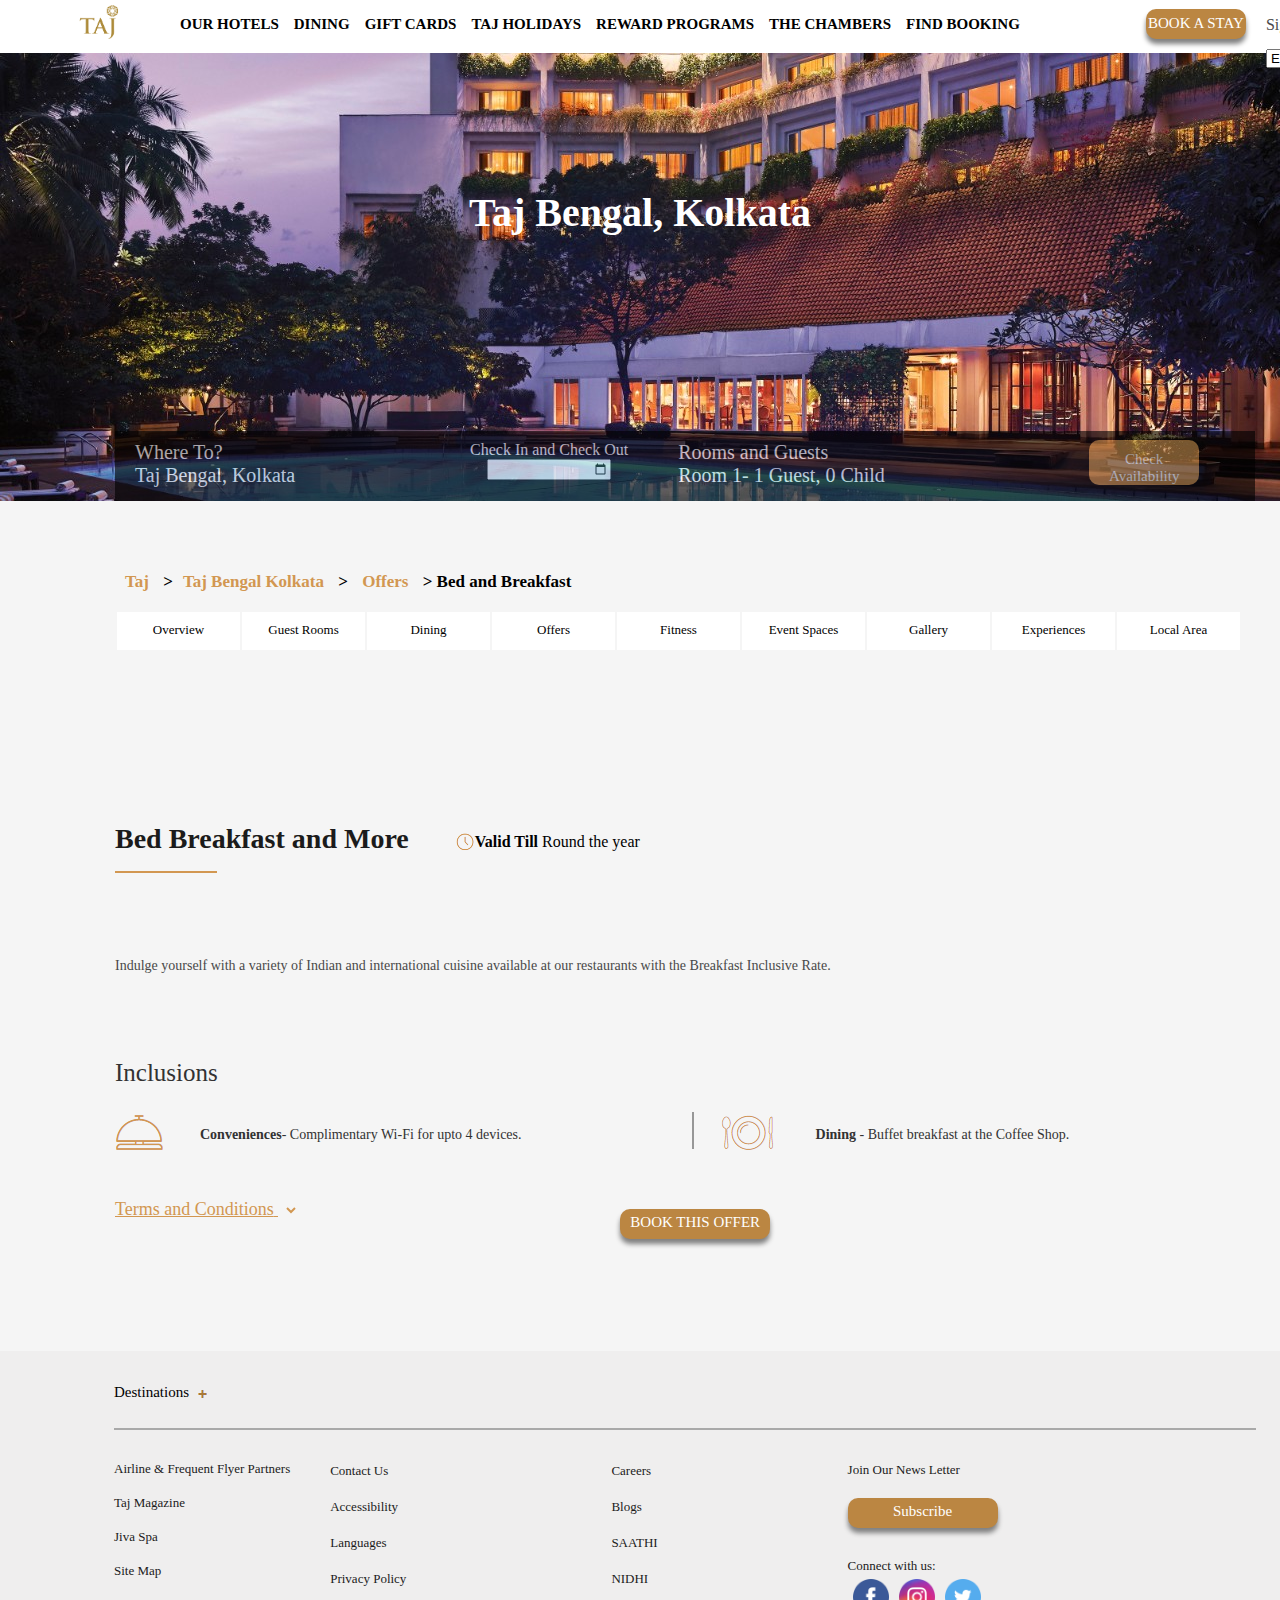
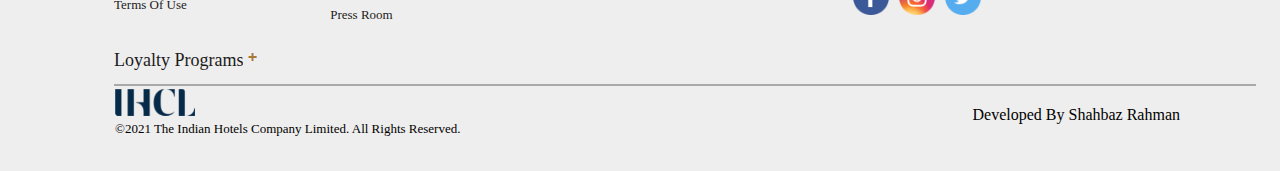
<file: works/Taj Bengal/Tajbengal.html>
<html>
    <head>
        <title>Taj Bengal - Kolkata</title>
        
        <link rel="stylesheet" href="style.css"/>
    </head>
    
    <body>
        <div class="nav">
            <div class="logo"><img src="img/logo--Taj.png"/></div>
            
            <div class="list1">
                <ul>
                    
                    <li><a href="#">OUR HOTELS</a></li>
                    <li><a href="#">DINING</a></li>
                    <li><a href="#">GIFT CARDS</a></li>
                    <li><a href="#">TAJ HOLIDAYS</a></li>
                    <li><a href="#">REWARD PROGRAMS</a></li> 
                    <li><a href="#">THE CHAMBERS</a></li>
                    <li><a href="#">FIND BOOKING</a></li>

                </ul>
            </div>
            
            <div class="button1"><div><a href="#">BOOK A STAY</a>
            </div>
            </div>
            
            <div class="sign"><a href="#">Sign In</a></div>
            
            <div class="lang"><select>
                 <option><img src="img/flag-uk.jpg"/>EN</option>
                 <option>Deutsch</option>
                 <option>Espanol</option>
                <option>Chinese</option>
                <option>Francais</option>
                </select></div>
        
        </div>
        
        <div class="banner">
            <div class="ttl">Taj Bengal, Kolkata</div>
            
            <div class="option">
               
                <div class="w2">Where To?<br>Taj Bengal, Kolkata</div>
                
                <div class="date">
                    Check In and Check Out<br>
                    <input type="date"/>
                </div>
                
                <div class="avail"> Rooms and Guests<br> Room 1- 1 Guest, 0 Child</div>
                
                <div class="button2"><div><a href="#">Check Availability</a></div> </div>
                
            </div>
            
        </div>
        
        <div class="info">
          <div class="navig">
            
              <a href="#">Taj</a> ><a href="#">Taj Bengal Kolkata</a> > <a href="#">Offers</a> > Bed and Breakfast
            </div>
            
            <div class="nav2">
                <a href="#">Overview</a>  
            </div>
            
            <div class="nav2">
              <a href="#">Guest Rooms</a>  
            </div>
            
            <div class="nav2">
               <a href="#">Dining </a>
            </div>
            
            <div class="nav2">
               <a href="#">Offers </a>
            </div>
            
            <div class="nav2">
               <a href="#">Fitness </a> 
            </div>
            
            <div class="nav2">
               <a href="#">Event Spaces</a> 
            </div>
            
            <div class="nav2">
                <a href="#">Gallery</a>
            </div>
            
            <div class="nav2">
                <a href="#">Experiences</a>
            </div>
            
            <div class="nav2">
               <a href="#">Local Area </a>
            </div>
            
            <div class="bbm">
                Bed Breakfast and More
            </div>
            
            <div class="clock">
            <img src="img/clock.png"/>
        </div>
            
            <div class="valid">
                <b>Valid Till</b> Round the year
            </div>
            
            <div class="line"></div>
            
            <div class="indg">Indulge yourself with a variety of Indian and international cuisine available at our restaurants with the Breakfast Inclusive Rate.</div>
            
            <div style="height: 140px">
                <div class="inc">Inclusions</div>
                
                <div style="margin-top: 27px; float: left"><img src="img/dish.png"/></div>
                
                <div style="margin-top: 40px; float: left; margin-left: 35px;font-family: Calibri; font-size: 14px; color: #323232"><b>Conveniences</b>- 
Complimentary Wi-Fi for upto 4 devices.</div>
                
                <div class="line1"></div>
                
                <div style="margin-top: 27px; float: left; margin-left: 25"><img src="img/plate.png"/></div>
                
                <div style="margin-top: 40px; float: left; margin-left: 35px;font-family: Calibri; font-size: 14px; color: #323232"><b>Dining</b> - 
Buffet breakfast at the Coffee Shop.</div>
            </div>
            
            <div class="tc">
                <label for="tc">Terms and Conditions</label>
                <select>
                
                </select>
            </div>
            <div class="button4"><div><a href="#">BOOK THIS OFFER</a>
            </div>
            </div>
           
        </div>
        
        <div class="info2">
            <div style="padding-top: 33px; font-size: 15px; float: left; padding-left: 114px;">Destinations</div>
                <div class="plus"><img src="img/plus.png"/>
                </div>
            
            <div class="line3"></div>
            
            <div class="nav5">
                <div class="list3">  
            <ul>
                <li>Airline & Frequent Flyer Partners</li>
                <li>Taj Magazine</li>
                <li>Jiva Spa</li>
                <li>Site Map</li>
                <li>Terms Of Use</li>
                <li style="margin-top: 18px; font-size: 18"> Loyalty Programs<img src="img/plus.png" /></li>
                 </ul>
                </div>
                
                <div class="list4">
                    <ul>
                        <li>Contact Us</li>
                         <li>Accessibility</li>
                         <li>Languages</li>
                         <li>Privacy Policy</li>
                         <li>Press Room</li>
                    </ul>
                    
                </div>
                
                <div class="list5">
                <ul>
                        <li>Careers</li>
                         <li>Blogs</li>
                         <li>SAATHI</li>
                         <li>NIDHI</li>
                    </ul>
                </div>
                
                <div class="list6">
                    Join Our News Letter
                    <div class="button5"><div><a href="#">Subscribe</a></div></div>
                    
                    <div class="social">
                       <div class="cwu"> Connect with us:
                        </div>
                        
                        <div class="soc"><img src="img/ic-facebook@2x.png"/><img src="img/ic-instagram@2x.png"/><img src="img/ic-twitter@2x.png"/></div>
                    </div>
                </div>
                
                <div class="line4"></div>
             </div>
            
            <div class="ihcl"><img src="img/ihcl.png"/></div>
            
            <div class="cpr">©2021 The Indian Hotels Company Limited. All Rights Reserved.
            </div>
            <div class="sign1">Developed By Shahbaz Rahman</div>
            </div>
        
     
    </body>
</html>
</file>
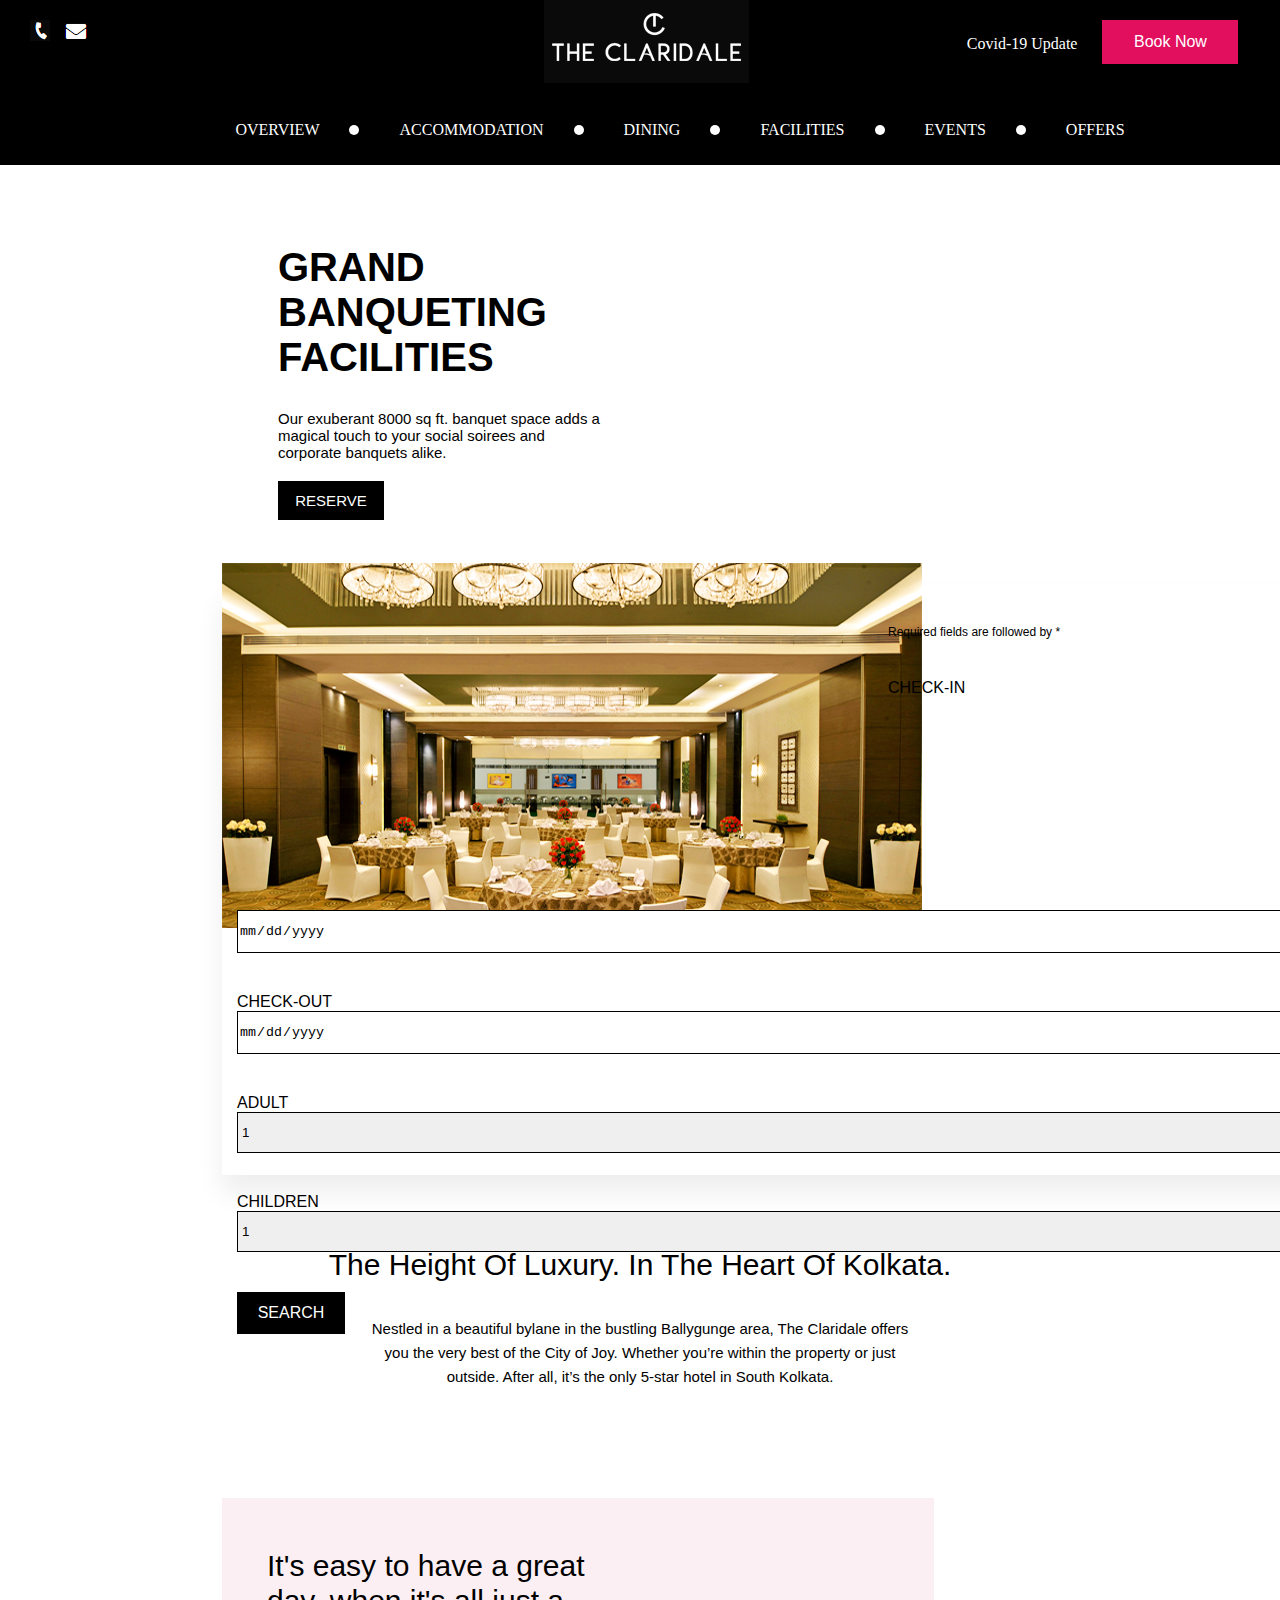
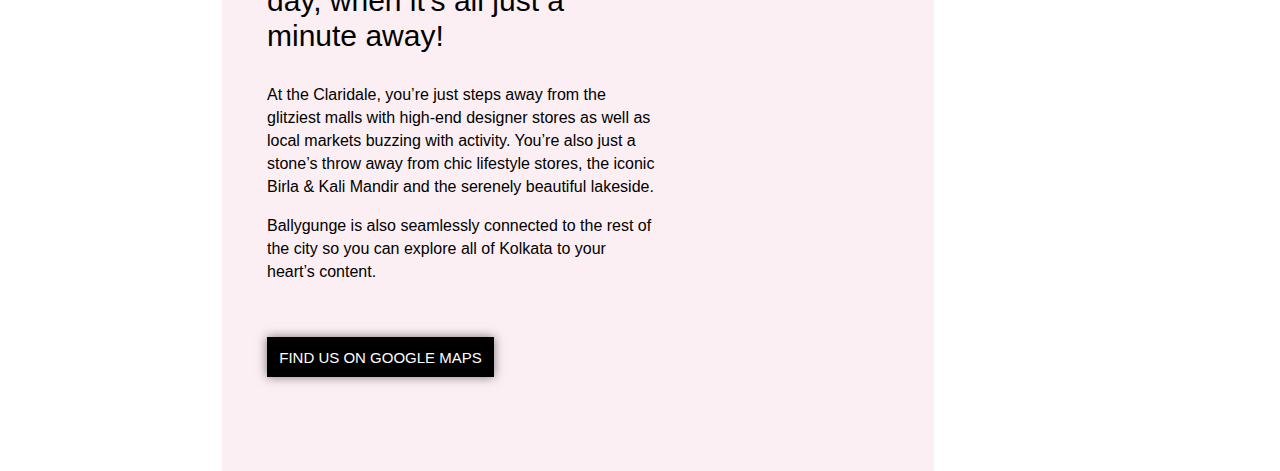
<file: works/The claridale/web.html>
<!DOCTYPE html>
<html>
    <head>
        <link rel="stylesheet" href="style.css">
    </head>
    <body>
        <header class="head">
            <div class="sec1">
            <div class="cont">
                <div class="phone"><a href="#"><img src="img/contact.png"/></a></div>
                
                <div class="msg"><a href="#"><img src="img/msg.png"/></a></div>
            </div>
            
            <div class="logo">
                <img src="img/logo.png"/>
            </div>
            
            <div class="cbn">
                <div class="covid">
                    <a href="#">Covid-19 Update</a>
                </div>
                
                <div class="book"><a href="#">Book Now</a></div>
            </div>
            
            </div>
            
                <nav class="nav">
                    <ul>
                        <li><a href="#">OVERVIEW<span class="dot"></span></a></li>
                        
                        <li><a href="#">ACCOMMODATION<span class="dot"></span></a></li>



                        <li><a href="#">DINING<span class="dot"></span></a></li>



                        <li><a href="#">FACILITIES<span class="dot"></span></a></li>



                        <li><a href="#">EVENTS<span class="dot"></span></a></li>


                        <li><a href="#">OFFERS</a></li>
                    </ul>
                </nav>
            </header>
        <article class="art">
            <div class="sec2">
            <section class="gbf">
                <div class="gbf1">GRAND <br>BANQUETING FACILITIES
                    
                    <div class="gbf2">Our exuberant 8000 sq ft. banquet space adds a<br> magical touch to your social soirees and <br>corporate banquets alike.
                        <div class="reserve"><a href="#">RESERVE</a></div>
                    </div>
                </div>
            </section> 
            
            <section class="banner"><img src="img/banner12.jpg"/></section>
            
            </div>
            
            <section class="enq">
                <div class="sec3">
                <div class="req">Required fields are followed by *</div>
                    
                    <div class="checkin">CHECK-IN
                    <div class="ci"><input type="date" value placeholder="Check -In Date" class="ip"></div>
                    </div>
                    
                    <div class="checkin">CHECK-OUT
                    <div class="ci"><input type="date" value placeholder="Check -In Date" class="ip"></div>
                    </div>
                    
                    <div class="checkin">ADULT
                    <div class="ci"><select class="ip">
                        <option value="1"  selected="selected">1</option>
                        <option>2</option>
                         <option>3</option>
                         <option>4</option>
                         <option>5</option>
                         <option>6</option>
                         <option>7</option>
                    </select></div>
                    </div>
                    
                    <div class="checkin">CHILDREN
                    <div class="ci">
                        <select class="ip">
                        <option value="1"  selected="selected">1</option>
                        <option>2</option>
                         <option>3</option>
                         <option>4</option>
                         <option>5</option>
                         <option>6</option>
                         <option>7</option>
                    </select>
                    </div>
                    </div>
                    
                    <div class="search"><a href="#">SEARCH</a></div>
                </div>
                
            </section>
            
            <section class="the">
                <div class="desc1">The Height Of Luxury. In The Heart Of Kolkata.</div>
                
                <div class="desc2">
                    Nestled in a beautiful bylane in the bustling Ballygunge area, The Claridale offers<br> you the very best of the City of Joy. Whether you’re within the property or just<br> outside. After all,<b> it’s the only 5-star hotel in South Kolkata.</b>  

                </div>
            </section>
            
            <section class="map">
            
                <div class="backg">
                    <div class="desc3">
                    <div style="float: left">
                   <div class="info1">It's easy to have a great<br> day, when it's all just a<br> minute away!</div> 
                    
                    <div class="info2">At the Claridale, you’re just steps away from the glitziest malls with high-end designer stores as well as local markets buzzing with activity. You’re also just a stone’s throw away from chic lifestyle stores, the iconic Birla & Kali Mandir and the serenely beautiful lakeside.<p></p>

Ballygunge is also seamlessly connected to the rest of the city so you can explore all of Kolkata to your heart’s content.</div>
                        
                        <div class="button">
                        <a href="#">FIND US ON GOOGLE MAPS</a>
                    </div>
                </div>
                    </div>
                    
                    <div class="maps"><iframe src="https://www.google.com/maps/embed?pb=!1m14!1m8!1m3!1d14741.961894328613!2d88.3637466!3d22.5232925!3m2!1i1024!2i768!4f13.1!3m3!1m2!1s0x0%3A0xeb35832b5b13a9a5!2sThe%20Claridale!5e0!3m2!1sen!2sin!4v1637051015626!5m2!1sen!2sin" width="606" height="492" style="border:0;" allowfullscreen="" loading="lazy"></iframe></div>
                </div>
            </section>
        </article>
      
    </body>
</html>
</file>
<file: style.css>
body {
    font-family: "Libre Baskerville", serif;
    font-weight: 400;
    font-size: 16px;
    line-height: 30px;
    background-color: #0c0f15;
    overflow-x:hidden;
    color: #ababab; }
.title{
    font-family: poppins;
    color: #ababab;
}

  
  ::-webkit-scrollbar {
      width: 10px;
      background-color: #F5F5F5;
    
  }
  
  ::-webkit-scrollbar-thumb {
      background-color: #f90a23;
      background-image: -webkit-linear-gradient(45deg,rgba(255, 255, 255, .2) 25%, transparent 25%, transparent 50%, rgba(255, 255, 255, .2) 50%, rgba(255, 255, 255, .2) 75%, transparent 75%, transparent);
  }
  
  ::-webkit-scrollbar-track {
      -webkit-box-shadow: inset 0 0 6px rgba(0,0,0,0.3);
      background-color: #F5F5F5;
  }
  
  .heading-page
  {
        text-transform: uppercase;
      font-size: 43px;
      font-weight: bolder;
      letter-spacing: 3px;
      color: white;
  }
  a {
    color: inherit;
    -webkit-transition: all 0.3s ease 0s;
    -moz-transition: all 0.3s ease 0s;
    -o-transition: all 0.3s ease 0s;
    transition: all 0.3s ease 0s; }
    a:hover, a:focus {
      color: #ababab;
      text-decoration: none;
      outline: 0 none; }
  
  h1, h2, h3,
  h4, h5, h6 {
    color: #1e2530;
    font-family: "Open Sans", sans-serif;
    margin: 0;
    line-height: 1.3; }
  
  p {
    margin-bottom: 20px; }
    p:last-child {
      margin-bottom: 0; }
  
  /*
   * Selection color
   */
  ::-moz-selection {
    background-color: #FA6862;
    color: #fff; }
  
  ::selection {
    background-color: #FA6862;
    color: #fff; }
  
  /*
   *  Reset bootstrap's default style
   */
  .form-control::-webkit-input-placeholder,
  ::-webkit-input-placeholder {
    opacity: 1;
    color: inherit; }
  
  .form-control:-moz-placeholder,
  :-moz-placeholder {
    /* Firefox 18- */
    opacity: 1;
    color: inherit; }
  
  .form-control::-moz-placeholder,
  ::-moz-placeholder {
    /* Firefox 19+ */
    opacity: 1;
    color: inherit; }
  
  .form-control:-ms-input-placeholder,
  :-ms-input-placeholder {
    opacity: 1;
    color: inherit; }
  
  button, input, select,
  textarea, label {
    font-weight: 400; }
  
  .btn {
    -webkit-transition: all 0.3s ease 0s;
    -moz-transition: all 0.3s ease 0s;
    -o-transition: all 0.3s ease 0s;
    transition: all 0.3s ease 0s; }
    .btn:hover, .btn:focus, .btn:active:focus {
      outline: 0 none; }
  
  .btn-primary {
    background-color: #FA6862;
    border: 0;
    font-family: "Open Sans", sans-serif;
    font-weight: 700;
    height: 48px;
    line-height: 50px;
    padding: 0 42px;
    text-transform: uppercase; }
    .btn-primary:hover, .btn-primary:focus, .btn-primary:active, .btn-primary:active:focus {
      background-color: #f9423a; }
  
  .btn-border {
    border: 1px solid #d7d8db;
    display: inline-block;
    padding: 7px; }
  
  .clear:before, .clear:after {
    content: " ";
    display: table; }
  
  .clear:after {
    clear: both; }
  
  .pt-table {
    display: table;
    width: 100%;
    height: -webkit-calc(100vh - 4px);
    height: -moz-calc(100vh - 4px);
    height: calc(100vh - 4px); }
  
  .pt-tablecell {
    display: table-cell;
    vertical-align: middle; }
  
  .overlay {
    position: absolute;
    left: 0;
    top: 0;
    width: 100%;
    height: 100%; }
  
  .relative {
    position: relative; }
  
  .primary,
  .link:hover {
    color: #FA6862; }
  
  .no-gutter {
    margin-left: 0;
    margin-right: 0; }
    .no-gutter > [class^="col-"] {
      padding-left: 0;
      padding-right: 0; }
  
  .flex {
    display: -webkit-box;
    display: -webkit-flex;
    display: -moz-flex;
    display: -ms-flexbox;
    display: flex; }
  
  .flex-middle {
    -webkit-box-align: center;
    -ms-flex-align: center;
    -webkit-align-items: center;
    -moz-align-items: center;
    align-items: center; }
  
  .space-between {
    -webkit-box-pack: justify;
    -ms-flex-pack: justify;
    -webkit-justify-content: space-between;
    -moz-justify-content: space-between;
    justify-content: space-between; }
  
  .nicescroll-cursors {
    background: #FA6862 !important; }
  
  .preloader {
    bottom: 0;
    left: 0;
    position: fixed;
    right: 0;
    top: 0;
    z-index: 1000;
    display: -webkit-box;
    display: -webkit-flex;
    display: -moz-flex;
    display: -ms-flexbox;
    display: flex; }
    .preloader.active.hidden {
      display: none; }
  
  .loading-mask {
    background-color: #FA6862;
    height: 100%;
    left: 0;
    position: absolute;
    top: 0;
    width: 20%;
    -webkit-transition: all 0.6s cubic-bezier(0.61, 0, 0.6, 1) 0s;
    -moz-transition: all 0.6s cubic-bezier(0.61, 0, 0.6, 1) 0s;
    -o-transition: all 0.6s cubic-bezier(0.61, 0, 0.6, 1) 0s;
    transition: all 0.6s cubic-bezier(0.61, 0, 0.6, 1) 0s; }
    .loading-mask:nth-child(2) {
      left: 20%;
      -webkit-transition-delay: 0.1s;
      -moz-transition-delay: 0.1s;
      -o-transition-delay: 0.1s;
      transition-delay: 0.1s; }
    .loading-mask:nth-child(3) {
      left: 40%;
      -webkit-transition-delay: 0.2s;
      -moz-transition-delay: 0.2s;
      -o-transition-delay: 0.2s;
      transition-delay: 0.2s; }
    .loading-mask:nth-child(4) {
      left: 60%;
      -webkit-transition-delay: 0.3s;
      -moz-transition-delay: 0.3s;
      -o-transition-delay: 0.3s;
      transition-delay: 0.3s; }
    .loading-mask:nth-child(5) {
      left: 80%;
      -webkit-transition-delay: 0.4s;
      -moz-transition-delay: 0.4s;
      -o-transition-delay: 0.4s;
      transition-delay: 0.4s; }
  
  .preloader.active.done {
    z-index: 0; }
  
  .preloader.active .loading-mask {
    width: 0; }
  
  .mt20{margin-top:20px;}
  .site-wrapper {
    border-top: 4px solid #ff0037; }
  
  .page-close {
    font-size: 30px;
    position: absolute;
    right: 30px;
    top: 30px;
    z-index: 100; }
  
  .page-title {
    margin-bottom: 75px;
    
  }
    .page-title img {
      margin-bottom: 20px; }
    .page-title h2 {
      font-size: 68px;
      margin-bottom: 25px;
      position: relative;
      z-index: 0;
      font-weight: 900;
      text-transform: uppercase; }
    .page-title p {
      font-size: 16px; }
    .page-title .title-bg {
      color: rgba(30, 37, 48, 0.07);
      font-size: 158px;
      left: 0;
      letter-spacing: 10px;
      line-height: 0.7;
      position: absolute;
      right: 0;
      top: 50%;
      z-index: -1;
      -webkit-transform: translateY(-50%);
      -moz-transform: translateY(-50%);
      -ms-transform: translateY(-50%);
      -o-transform: translateY(-50%);
      transform: translateY(-50%); }
  
  .section-title {
    margin-bottom: 20px; }
    .section-title h3 {
      display: inline-block;
      position: relative; }
      .section-title h3::before, .section-title h3::after {
        content: "";
        height: 2px;
        position: absolute;
        bottom: 8px;
        left: -webkit-calc(100% + 14px);
        left: -moz-calc(100% + 14px);
        left: calc(100% + 14px); }
      .section-title h3::before {
        background-color: #1e2530;
        width: 96px;
        bottom: 14px; }
      .section-title h3::after {
        background-color: #FA6862;
        width: 73px; }
    .section-title.light h3 {
      color: #fff; }
      .section-title.light h3::before {
        background-color: #fff; }
  
  .page-nav {
    bottom: 40px;
    left: 0;
    position: absolute;
    right: 0; }
    .page-nav span {
      font-family: "Open Sans", sans-serif;
      font-size: 14px;
      font-weight: 500;
      line-height: 0.9;
      text-transform: uppercase; }
        
  .page-home {
    background-position: center center;
    background-repeat: no-repeat;
    background-size: cover;
    vertical-align: middle; }
    .page-home .overlay {
      background-color: rgba(14, 17, 24, 0.97);
  }
  
  /* End of container */
  .hexagon-item {
    cursor: pointer;
    width: 200px;
    height: 173.20508px;
    float: left;
    margin-left: -29px;
    z-index: 0;
    position: relative;
    -webkit-transform: rotate(30deg);
    -moz-transform: rotate(30deg);
    -ms-transform: rotate(30deg);
    -o-transform: rotate(30deg);
    transform: rotate(30deg); }
    .hexagon-item:first-child {
      pa: 0; }
    .hexagon-item:hover {
      z-index: 1; }
      .hexagon-item:hover .hex-item:last-child {
        opacity: 1;
        -webkit-transform: scale(1.3);
        -moz-transform: scale(1.3);
        -ms-transform: scale(1.3);
        -o-transform: scale(1.3);
        transform: scale(1.3); }
      .hexagon-item:hover .hex-item:first-child {
        opacity: 1;
        -webkit-transform: scale(1.2);
        -moz-transform: scale(1.2);
        -ms-transform: scale(1.2);
        -o-transform: scale(1.2);
        transform: scale(1.2); }
        .hexagon-item:hover .hex-item:first-child div:before,
        .hexagon-item:hover .hex-item:first-child div:after {
          height: 5px; }
      .hexagon-item:hover .hex-item div::before,
      .hexagon-item:hover .hex-item div::after {
        background-color: #ff0037; }
      .hexagon-item:hover .hex-content svg {
        -webkit-transform: scale(0.97);
        -moz-transform: scale(0.97);
        -ms-transform: scale(0.97);
        -o-transform: scale(0.97);
        transform: scale(0.97); }
  
  .page-home .hexagon-item:nth-last-child(1),
  .page-home .hexagon-item:nth-last-child(2),
  .page-home .hexagon-item:nth-last-child(3) {
    -webkit-transform: rotate(30deg) translate(87px, -80px);
    -moz-transform: rotate(30deg) translate(87px, -80px);
    -ms-transform: rotate(30deg) translate(87px, -80px);
    -o-transform: rotate(30deg) translate(87px, -80px);
    transform: rotate(30deg) translate(87px, -80px); }
  
  .hex-item {
    position: absolute;
    top: 0;
    left: 50px;
    width: 100px;
    height: 173.20508px; }
    .hex-item:first-child {
      z-index: 0;
      -webkit-transform: scale(0.9);
      -moz-transform: scale(0.9);
      -ms-transform: scale(0.9);
      -o-transform: scale(0.9);
      transform: scale(0.9);
      -webkit-transition: all 0.3s cubic-bezier(0.165, 0.84, 0.44, 1);
      -moz-transition: all 0.3s cubic-bezier(0.165, 0.84, 0.44, 1);
      -o-transition: all 0.3s cubic-bezier(0.165, 0.84, 0.44, 1);
      transition: all 0.3s cubic-bezier(0.165, 0.84, 0.44, 1); }
    .hex-item:last-child {
      transition: all 0.3s cubic-bezier(0.19, 1, 0.22, 1);
      z-index: 1; }
    .hex-item div {
      box-sizing: border-box;
      position: absolute;
      top: 0;
      width: 100px;
      height: 173.20508px;
      -webkit-transform-origin: center center;
      -moz-transform-origin: center center;
      -ms-transform-origin: center center;
      -o-transform-origin: center center;
      transform-origin: center center; }
      .hex-item div::before, .hex-item div::after {
        background-color: #1e2530;
        content: "";
        position: absolute;
        width: 100%;
        height: 3px;
        -webkit-transition: all 0.3s cubic-bezier(0.165, 0.84, 0.44, 1) 0s;
        -moz-transition: all 0.3s cubic-bezier(0.165, 0.84, 0.44, 1) 0s;
        -o-transition: all 0.3s cubic-bezier(0.165, 0.84, 0.44, 1) 0s;
        transition: all 0.3s cubic-bezier(0.165, 0.84, 0.44, 1) 0s; }
      .hex-item div:before {
        top: 0; }
      .hex-item div:after {
        bottom: 0; }
      .hex-item div:nth-child(1) {
        -webkit-transform: rotate(0deg);
        -moz-transform: rotate(0deg);
        -ms-transform: rotate(0deg);
        -o-transform: rotate(0deg);
        transform: rotate(0deg); }
      .hex-item div:nth-child(2) {
        -webkit-transform: rotate(60deg);
        -moz-transform: rotate(60deg);
        -ms-transform: rotate(60deg);
        -o-transform: rotate(60deg);
        transform: rotate(60deg); }
      .hex-item div:nth-child(3) {
        -webkit-transform: rotate(120deg);
        -moz-transform: rotate(120deg);
        -ms-transform: rotate(120deg);
        -o-transform: rotate(120deg);
        transform: rotate(120deg); }
  
  .hex-content {
    color: #fff;
    display: block;
    height: 180px;
    margin: 0 auto;
    position: relative;
    text-align: center;
    transform: rotate(-30deg);
    width: 156px; }
    .hex-content .hex-content-inner {
      left: 50%;
      margin: -3px 0 0 2px;
      position: absolute;
      top: 50%;
      -webkit-transform: translate(-50%, -50%);
      -moz-transform: translate(-50%, -50%);
      -ms-transform: translate(-50%, -50%);
      -o-transform: translate(-50%, -50%);
      transform: translate(-50%, -50%); }
    .hex-content .icon {
      display: block;
      font-size: 36px;
      line-height: 30px;
      margin-bottom: 11px; }
    .hex-content .title {
      display: block;
      font-family: "Open Sans", sans-serif;
      font-size: 14px;
      letter-spacing: 1px;
      line-height: 24px;
      text-transform: uppercase; }
    .hex-content svg {
      left: -7px;
      position: absolute;
      top: -13px;
      transform: scale(0.87);
      z-index: -1;
      -webkit-transition: all 0.3s cubic-bezier(0.165, 0.84, 0.44, 1) 0s;
      -moz-transition: all 0.3s cubic-bezier(0.165, 0.84, 0.44, 1) 0s;
      -o-transition: all 0.3s cubic-bezier(0.165, 0.84, 0.44, 1) 0s;
      transition: all 0.3s cubic-bezier(0.165, 0.84, 0.44, 1) 0s; }
    .hex-content:hover {
      color: #fff; }
  
  .page-home .hexagon-item:nth-last-child(1), .page-home .hexagon-item:nth-last-child(2), .page-home .hexagon-item:nth-last-child(3) {
      -webkit-transform: rotate(30deg) translate(87px, -80px);
      -moz-transform: rotate(30deg) translate(87px, -80px);
      -ms-transform: rotate(30deg) translate(87px, -80px);
      -o-transform: rotate(30deg) translate(87px, -80px);
      transform: rotate(30deg) translate(87px, -80px);
  }
  .author-image-large {
    position: absolute;
    right: 0;
    top: 0; }
    .author-image-large img {
      height: -webkit-calc(100vh - 4px);
      height: -moz-calc(100vh - 4px);
      height: calc(100vh - 4px); }
  
  
  @media (min-width: 1200px)
  {
  .col-lg-offset-2 {
      margin-left: 10.2%;
  }
  }
  
  @media (min-width: 1200px)
  {
  .col-lg-8 {
      width: 66.66666667%;
  }
  }
  
  .hexagon-item:first-child {
      margin-left: 0;
  }
  
  .pt-table.desktop-768 .pt-tablecell {
      padding-bottom: 110px;
      padding-top: 60px;
  }
  
  
  
  .hexagon-item:hover .icon i
  {
    color:#ff0037;
    transition:0.6s;
    
  }
  
  
  .hexagon-item:hover .title
  {
    -webkit-animation: focus-in-contract 0.5s cubic-bezier(0.250, 0.460, 0.450, 0.940) both;
              animation: focus-in-contract 0.5s cubic-bezier(0.250, 0.460, 0.450, 0.940) both;
  }
  
  @-webkit-keyframes focus-in-contract {
    0% {
      letter-spacing: 1em;
      -webkit-filter: blur(12px);
              filter: blur(12px);
      opacity: 0;
    }
    100% {
      -webkit-filter: blur(0px);
              filter: blur(0px);
      opacity: 1;
    }
  }
  @keyframes focus-in-contract {
    0% {
      letter-spacing: 1em;
      -webkit-filter: blur(12px);
              filter: blur(12px);
      opacity: 0;
    }
    100% {
      -webkit-filter: blur(0px);
              filter: blur(0px);
      opacity: 1;
    }
  }
  
  
  
  
  
  @media only screen and (max-width: 767px)
  {
  .hexagon-item {
      float: none;
      margin: 0 auto 50px;
  }
    .hexagon-item:first-child {
      margin-left: auto;
  }
    
    .page-home .hexagon-item:nth-last-child(1), .page-home .hexagon-item:nth-last-child(2), .page-home .hexagon-item:nth-last-child(3) {
      -webkit-transform: rotate(30deg) translate(0px, 0px);
      -moz-transform: rotate(30deg) translate(0px, 0px);
      -ms-transform: rotate(30deg) translate(0px, 0px);
      -o-transform: rotate(30deg) translate(0px, 0px);
      transform: rotate(30deg) translate(0px, 0px);
  }
    
  }
</file>
<file: works/demo.css>
@import url('https://fonts.googleapis.com/css2?family=Expletus+Sans&family=Island+Moments&family=Poppins:wght@200&display=swap'),

* {
  box-sizing: border-box;
  margin: 0;
  padding: 0;
  font-family: "Open Sans";
}

body {
  background: url(img/endless-constellation.svg);
}

.content-wrapper {
  margin: 3% auto;
  max-width: 1200px;
  display: flex;
  flex-flow: row wrap;
  justify-content: center;
  padding: 0.5rem;
}

.news-card {
  border: 0px solid aqua;
  margin: 0.5rem;
  position: relative;
  height: 12rem;
  overflow: hidden;
  border-radius: 0.5rem;
  flex: 1;
  min-width: 290px;
  box-shadow: 0 0 1rem rgba(0, 0, 0, 0.5);
  -webkit-backface-visibility: hidden;
  -moz-backface-visibility: hidden;
  -webkit-transform: translate3d(0, 0, 0);
  -moz-transform: translate3d(0, 0, 0);
}

@media (min-width: 900px) {

.news-card {
    height: 20rem
}
  }

.news-card::before {
      content: '';
      position: absolute;
      top: 0;
      left: 0;
      width: 100%;
      height: 100%;
      background: rgba(0, 0, 0, 0) linear-gradient(to bottom, rgba(0, 0, 0, 0) 50%, rgba(0, 0, 0, 0.7) 80%);;
      z-index: 0;
    }

.news-card__card-link {
    position: absolute;
    top: 0;
    left: 0;
    width: 100%;
    height: 100%;
    z-index: 1;
  }

.news-card__image {
    width: 100%;
    height: 100%;
    display: block;
    object-fit: cover;
    transition: transform 3s ease;
    -webkit-backface-visibility: hidden;
    backface-visibility: hidden;
    position: relative;
    z-index: -1;
  }

.news-card__text-wrapper {
    position: absolute;
    bottom: 0rem;
    padding: 1rem;
    color: white;
    transition: background-color 1.5s ease;
  }

.news-card__title {
    transition: color 1s ease;
    margin-bottom: .5rem;
  }

.news-card__post-date {
    font-size: .7rem;
    margin-bottom: .5rem;
    color: #CCC;
  }

.news-card__details-wrapper {
    max-height: 0;
    opacity: 0;
    transition: max-height 1.5s ease, opacity 1s ease;
  }

@media (min-width: 900px) {
    .news-card:hover .news-card__details-wrapper {
      max-height: 20rem;
      opacity: 1;
    }
    .news-card:hover .news-card__text-wrapper {
      background-color: rgba(0, 0, 0, 0.6);
    }
    .news-card:hover .news-card__title {
      color: yellow;
    }
    .news-card:hover .news-card__image {
      transform: scale(1.2);
      z-index: -1;
    }
  }

.news-card__excerpt {
    font-weight: 300;
  }

.news-card__read-more {
    background: black;
    color: #bbb;
    display: block;
    padding: 0.4rem 0.6rem;
    border-radius: 0.3rem;
    margin-top: 1rem;
    border: 1px solid #444;
    font-size: 0.8rem;
    -webkit-backface-visibility: hidden;
    backface-visibility: hidden;
    text-decoration: none;
    width: 7rem;
    margin-left: auto;
    position: relative;
    z-index: 5;
  }

.news-card__read-more i {
      position: relative;
      left: 0.2rem;
      color: #888;
      transition: left 0.5s ease, color 0.6s ease;
      -webkit-backface-visibility: hidden;
      backface-visibility: hidden;
    }

.news-card__read-more:hover i {
      left: 0.5rem;
      color: yellow;
    }
a:hover{
  text-decoration: none;
  color: orange;
}
.slide-in-left{
	-webkit-animation: slide-in-left 1s cubic-bezier(0.250, 0.460, 0.450, 0.940) both;
	        animation: slide-in-left 1s cubic-bezier(0.250, 0.460, 0.450, 0.940) both;
}
 @-webkit-keyframes slide-in-left {
  0% {
    -webkit-transform: translateX(-1000px);
            transform: translateX(-1000px);
    opacity: 0;
  }
  100% {
    -webkit-transform: translateX(0);
            transform: translateX(0);
    opacity: 1;
  }
}
@keyframes slide-in-left {
  0% {
    -webkit-transform: translateX(-1000px);
            transform: translateX(-1000px);
    opacity: 0;
  }
  100% {
    -webkit-transform: translateX(0);
            transform: translateX(0);
    opacity: 1;
  }
}
.slide-in-top{
	-webkit-animation: slide-in-top 1s cubic-bezier(0.250, 0.460, 0.450, 0.940) both;
	        animation: slide-in-top 1s cubic-bezier(0.250, 0.460, 0.450, 0.940) both;
}
 @-webkit-keyframes slide-in-top {
  0% {
    -webkit-transform: translateY(-1000px);
            transform: translateY(-1000px);
    opacity: 0;
  }
  100% {
    -webkit-transform: translateY(0);
            transform: translateY(0);
    opacity: 1;
  }
}
@keyframes slide-in-top {
  0% {
    -webkit-transform: translateY(-1000px);
            transform: translateY(-1000px);
    opacity: 0;
  }
  100% {
    -webkit-transform: translateY(0);
            transform: translateY(0);
    opacity: 1;
  }
}
.slide-in-right{
	-webkit-animation: slide-in-right 1s cubic-bezier(0.250, 0.460, 0.450, 0.940) both;
	        animation: slide-in-right 1s cubic-bezier(0.250, 0.460, 0.450, 0.940) both;
}
 @-webkit-keyframes slide-in-right {
  0% {
    -webkit-transform: translateX(1000px);
            transform: translateX(1000px);
    opacity: 0;
  }
  100% {
    -webkit-transform: translateX(0);
            transform: translateX(0);
    opacity: 1;
  }
}
@keyframes slide-in-right {
  0% {
    -webkit-transform: translateX(1000px);
            transform: translateX(1000px);
    opacity: 0;
  }
  100% {
    -webkit-transform: translateX(0);
            transform: translateX(0);
    opacity: 1;
  }
}
.slide-in-bottom{
	-webkit-animation: slide-in-bottom 1s cubic-bezier(0.250, 0.460, 0.450, 0.940) both;
	        animation: slide-in-bottom 1s cubic-bezier(0.250, 0.460, 0.450, 0.940) both;
}
@-webkit-keyframes slide-in-bottom {
  0% {
    -webkit-transform: translateY(1000px);
            transform: translateY(1000px);
    opacity: 0;
  }
  100% {
    -webkit-transform: translateY(0);
            transform: translateY(0);
    opacity: 1;
  }
}
@keyframes slide-in-bottom {
  0% {
    -webkit-transform: translateY(1000px);
            transform: translateY(1000px);
    opacity: 0;
  }
  100% {
    -webkit-transform: translateY(0);
            transform: translateY(0);
    opacity: 1;
  }
}
</file>
<file: works/Greyscale/style.css>
.nav a{
    color: gray;
}
.nav a:hover{
    color: white;
}
.wrapper {
    width: 100vw;
    margin: 0 auto;
    height: 400px;
    background-color: darkgray
    display: flex;
    justify-content: center;
    align-items: center;
    position: relative;
    transition: all 0.3s ease;
  }
  
  @media screen and (max-width: 767px) {
    .wrapper {
      height: 700px;
    }
  }
  .content {
    max-width: 1024px;
    width: 100%;
    padding: 0 4%;
    padding-top: 100px;
    margin: 0 auto;
    display: flex;
    justify-content: center;
    align-items: center;
  }
  
  @media screen and (max-width: 767px) {
    .content {
      padding-top: 300px;
      flex-direction: column;
    }
  }
  .card {
    width: 100%;
    max-width: 300px;
    min-width: 200px;
    height: 350px;
    background-color: #3A4141;
    margin: 10px;
    border-radius: 10px;
    box-shadow: 0px 2px 10px rgba(0, 0, 0, 0.24);
    border: 2px solid rgba(7, 7, 7, 0.12);
    font-size: 16px;
    transition: all 0.3s ease;
    position: relative;
    display: flex;
    justify-content: center;
    align-items: center;
    flex-direction: column;
    cursor: pointer;
    transition: all 0.3s ease;
  }
  
  .icon {
    margin: 0 auto;
    width: 100%;
    height: 80px;
    max-width: 80px;
    background: linear-gradient(90deg, #FF7E7E 0%, #FF4848 40%, rgba(0, 0, 0, 0.28) 60%);
    border-radius: 100%;
    display: flex;
    justify-content: center;
    align-items: center;
    color: white;
    transition: all 0.8s ease;
    background-position: 0px;
    background-size: 200px;
  }
  
  .material-icons.md-18 {
    font-size: 18px;
  }
  
  .material-icons.md-24 {
    font-size: 24px;
  }
  
  .material-icons.md-36 {
    font-size: 36px;
  }
  
  .material-icons.md-48 {
    font-size: 48px;
  }
  
  .card .title {
    width: 100%;
    margin: 0;
    text-align: center;
    margin-top: 30px;
    color: white;
    font-weight: 600;
    text-transform: uppercase;
    letter-spacing: 4px;
  }
  
  .card .text {
    width: 80%;
    margin: 0 auto;
    font-size: 13px;
    text-align: center;
    margin-top: 20px;
    color: white;
    font-weight: 200;
    letter-spacing: 2px;
    opacity: 0;
    max-height: 0;
    transition: all 0.3s ease;
  }
  
  .card:hover {
    height: 270px;
  }
  
  .card:hover .info {
    height: 90%;
  }
  
  .card:hover .text {
    transition: all 0.3s ease;
    opacity: 1;
    max-height: 40px;
  }
  
  .card:hover .icon {
    background-position: -120px;
    transition: all 0.3s ease;
  }
  
  .card:hover .icon i {
    background: linear-gradient(90deg, #FF7E7E, #FF4848);
    -webkit-background-clip: text;
    -webkit-text-fill-color: transparent;
    opacity: 1;
    transition: all 0.3s ease;
  }
  * {
    margin: 0;
    padding: 0; 
  }
  
  html {
    font-size: 20px;
    font-family: 'Roboto';
  }  
  .wrapper {
    height: 50vh;
    position: realtive;
  }
  
  .fas.fa-envelope {
    color: #fff;
    font-size: 2rem;
    background: #333;
    padding: 1rem;
    border-radius: 100%;
    margin: 0 0 1rem 0;
  }
  
  .card-content {
    max-width: 30rem;
    background-color: #fff;
    position: relative;
    top: 40%;
    left: 50%;
    transform: translate(-50%,-50%);
    border-radius: 1rem;
    padding: 4rem .5rem;
    box-shadow: 1px 1px 2rem rgba(0,0,0,.3);
    text-align: center;
  }
  
  .card-content h1 {
    text-transform: uppercase;
    margin: 0 0 1rem 0;
  }
  
  .card-content p {
    font-size: .8rem;
    margin: 0 0 2rem 0;
  }
  
  input {
    padding: .8rem 1rem;
    width: 40%;
    border-radius: 5rem;
    outline: none;
    border: .1rem solid #d1d1d1;
    font-size: .7rem;
  }
  
  ::placeholder {
    color: #d1d1d1;
  }
  
  .subscribe-btn {
    padding: .8rem 2rem;
    border-radius: 5rem;
    background: linear-gradient(90deg, #ff9966, #ff5e62);
    color: #fff;
    font-size: .7rem;
    border: none;
    outline: none;
    cursor: pointer;
  }
</file>
<file: style2.css>
@import url(https://fonts.googleapis.com/css?family=Varela+Round);
@import url(https://fonts.googleapis.com/css?family=Open+Sans:400,300,600,700);
*, *::after, *::before {
  box-sizing: border-box;
}

html, body {
  height: 100%;
}

body {
  font-family: "Open Sans", sans-serif;
  font-size: 16px;
  line-height: 1.5em;
}

a {
  color: #66cc99;
  text-decoration: none;
}

.clearfix::after, .clearfix::before {
  content: " ";
  display: table;
}

.clearfix::after {
  clear: both;
}

.bold {
  color: #4a4e51;
  font-weight: 400;
}

.resume-wrapper {
  position: relative;
  text-align: center;
  height: 100%;
}

.container {
  min-height: 600px;
}

.profile {
  background: #fff;
  width: 40%;
  float: left;
  color: #9099a0;
}
@media (max-width: 850px) {
  .profile {
    width: 100%;
  }
}
.profile .name-wrapper {
  float: left;
  width: 60%;
}
.profile h1 {
  font-size: 2.5em;
  text-align: left;
  font-family: "Varela Round", sans-serif;
  color: #4a4e51;
  text-transform: uppercase;
  line-height: 1em;
  padding-top: 40px;
}
@media (max-width: 1200px) {
  .profile h1 {
    padding-top: 20px;
  }
}
@media (max-width: 450px) {
  .profile h1 {
    font-size: 1.8em;
    padding-top: 20px;
  }
}
.profile li {
  margin-bottom: 10px;
}
.profile .picture-resume-wrapper {
  width: 40%;
  display: block;
  float: left;
}
@media (max-width: 1200px) {
  .profile .picture-resume-wrapper {
    width: 100%;
  }
}
.profile .picture-resume {
  width: 220px;
  height: 220px;
  background-size: cover;
  border-radius: 50%;
  margin-right: 0px;
  display: table;
  position: relative;
  vertical-align: middle;
}
.profile .picture-resume span {
  display: table-cell;
  vertical-align: middle;
  position: relative;
  margin: 0 auto;
  z-index: 10;
  text-align: center;
}
.profile .picture-resume img {
  border-radius: 50%;
  width: 130px;
}
@media (max-width: 1500px) {
  .profile .picture-resume img {
    width: 80px;
  }
}
@media (max-width: 1200px) {
  .profile .picture-resume img {
    width: 120px;
    height: 120px;
  }
}
@media (max-width: 1500px) {
  .profile .picture-resume {
    width: 150px;
    height: 150px;
  }
}
@media (max-width: 1200px) {
  .profile .picture-resume {
    width: 200px;
    height: 200px;
  }
}
@media (max-width: 450px) {
  .profile .picture-resume {
    width: 180px;
    height: 180px;
  }
}
.profile .contact-info {
  margin-top: 100px;
  font-weight: 300;
}
@media (max-width: 1200px) {
  .profile .contact-info {
    margin-top: 70px;
  }
}
@media (max-width: 450px) {
  .profile .contact-info {
    margin-top: 50px;
  }
}
.profile .list-titles {
  float: left;
  text-align: left;
  font-weight: 600;
  width: 40%;
  color: #4a4e51;
}
.profile .list-content {
  float: left;
  width: 60%;
  text-align: left;
  font-weight: 300;
}
.profile .contact-presentation {
  text-align: left;
  font-weight: 300;
  margin-top: 100px;
  margin-bottom: 100px;
}
@media (max-width: 1200px) {
  .profile .contact-presentation {
    margin-top: 70px;
    margin-bottom: 70px;
  }
}
@media (max-width: 850px) {
  .profile .contact-presentation {
    margin-top: 50px;
    margin-bottom: 50px;
  }
}
.profile svg {
  width: 100%;
  position: absolute;
  top: 0;
  left: 0;
}
.profile .st0, .profile .st1 {
  fill: #66cc99;
}

.experience {
  background: #3d3e42;
  width: 60%;
  height: 131%;
  float: left;
  position: relative;
  color: #9099a0;
  font-weight: 300;
 
}
@media (max-width: 850px) {
  .experience {
    width: 100%;
  }
}
.experience h3.experience-title {
  color: #66cc99;
  text-align: left;
  text-transform: uppercase;
  font-size: 1.2em;
  margin-bottom: 20px;
  font-weight: 400;
}
.experience .company-wrapper {
  width: 100%;
  float: left;
  text-align: left;
  padding-right: 5%;
  margin-bottom: 60px;
}
@media (max-width: 450px) {
  .experience .company-wrapper {
    width: 100%;
    margin-bottom: 20px;
  }
}
.experience .job-wrapper {
  width: 70%;
 
  float: left;
  text-align: left;
  padding-right: 5%;
  margin-bottom: 60px;
}
@media (max-width: 450px) {
  .experience .job-wrapper {
    width: 100%;
    margin-bottom: 40px;
  }
}
.experience .experience-title {
  color: white;
  margin-bottom: 15px;
}

.section-padding {
  padding: 60px 60px 40px 40px;
}
@media (max-width: 850px) {
  .section-padding {
    padding: 80px 15% 40px 10%;
  }
}
@media (max-width: 450px) {
  .section-padding {
    padding: 40px 10% 20px 5%;
  }
}

.section-wrapper {
  width: 50%;
  float: left;
  text-align: left;
  color: #9099a0;
  font-weight: 300;
  margin-bottom: 20px;
}
@media (max-width: 450px) {
  .section-wrapper {
    width: 100%;
  }
}
.section-wrapper:nth-child(3) {
  padding-right: 8%;
}
.section-wrapper h3.section-title {
  color: #66cc99;
  text-align: left;
  text-transform: uppercase;
  font-size: 1.2em;
  margin-bottom: 20px;
  font-weight: 400;
}
.section-wrapper .skill-percentage {
  margin-bottom: 10px;
  position: relative;
}
.section-wrapper .skill-percentage::after {
  content: "";
  width: 100%;
  height: 6px;
  background: #4a4e51;
  display: block;
  margin-top: 3px;
}
.section-wrapper .skill-percentage::before {
  content: "";
  height: 6px;
  background: #66cc99;
  position: absolute;
  margin-top: 3px;
  bottom: 0;
}
.section-wrapper .skill-percentage:nth-child(1)::before {
  width: 97%;
  -webkit-animation: skill_1 0.6s ease;
          animation: skill_1 0.6s ease;
}
.section-wrapper .skill-percentage:nth-child(2)::before {
  width: 90%;
  -webkit-animation: skill_2 0.6s ease;
          animation: skill_2 0.6s ease;
}
.section-wrapper .skill-percentage:nth-child(3)::before {
  width: 95%;
  -webkit-animation: skill_3 0.6s ease;
          animation: skill_3 0.6s ease;
}
.section-wrapper .skill-percentage:nth-child(4)::before {
  width: 90%;
  -webkit-animation: skill_4 0.6s ease;
          animation: skill_4 0.6s ease;
}
.section-wrapper .skill-percentage:nth-child(5)::before {
  width: 88%;
  -webkit-animation: skill_5 0.6s ease;
          animation: skill_5 0.6s ease;
}
.section-wrapper .skill-percentage:nth-child(6)::before {
  width: 97%;
  -webkit-animation: skill_6 0.6s ease;
          animation: skill_6 0.6s ease;
}
.section-wrapper .skill-percentage:nth-child(7)::before {
  width: 90%;
  -webkit-animation: skill_6 0.6s ease;
          animation: skill_6 0.6s ease;
}

.section-wrapper .skill-percentage:nth-child(8)::before {
    width: 90%;
    -webkit-animation: skill_6 0.6s ease;
            animation: skill_6 0.6s ease;
  }

@-webkit-keyframes skill_1 {
  from {
    width: 0%;
  }
  to {
    width: 80%;
  }
}

@keyframes skill_1 {
  from {
    width: 0%;
  }
  to {
    width: 80%;
  }
}
@-webkit-keyframes skill_2 {
  from {
    width: 0%;
  }
  to {
    width: 90%;
  }
}
@keyframes skill_2 {
  from {
    width: 0%;
  }
  to {
    width: 90%;
  }
}
@-webkit-keyframes skill_3 {
  from {
    width: 0%;
  }
  to {
    width: 50%;
  }
}
@keyframes skill_3 {
  from {
    width: 0%;
  }
  to {
    width: 50%;
  }
}
@-webkit-keyframes skill_4 {
  from {
    width: 0%;
  }
  to {
    width: 60%;
  }
}
@keyframes skill_4 {
  from {
    width: 0%;
  }
  to {
    width: 60%;
  }
}
@-webkit-keyframes skill_5 {
  from {
    width: 0%;
  }
  to {
    width: 70%;
  }
}
@keyframes skill_5 {
  from {
    width: 0%;
  }
  to {
    width: 70%;
  }
}
@-webkit-keyframes skill_6 {
  from {
    width: 0%;
  }
  to {
    width: 70%;
  }
}
@keyframes skill_6 {
  from {
    width: 0%;
  }
  to {
    width: 70%;
  }
}
@-webkit-keyframes skill_7 {
  from {
    width: 0%;
  }
  to {
    width: 70%;
  }
}
@keyframes skill_7 {
  from {
    width: 0%;
  }
  to {
    width: 70%;
  }
}
.jello-horizontal {
	-webkit-animation: jello-horizontal 0.9s infinite both;
	        animation: jello-horizontal 0.9s infinite both;
}
@-webkit-keyframes jello-horizontal {
    0% {
      -webkit-transform: scale3d(1, 1, 1);
              transform: scale3d(1, 1, 1);
    }
    30% {
      -webkit-transform: scale3d(1.25, 0.75, 1);
              transform: scale3d(1.25, 0.75, 1);
    }
    40% {
      -webkit-transform: scale3d(0.75, 1.25, 1);
              transform: scale3d(0.75, 1.25, 1);
    }
    50% {
      -webkit-transform: scale3d(1.15, 0.85, 1);
              transform: scale3d(1.15, 0.85, 1);
    }
    65% {
      -webkit-transform: scale3d(0.95, 1.05, 1);
              transform: scale3d(0.95, 1.05, 1);
    }
    75% {
      -webkit-transform: scale3d(1.05, 0.95, 1);
              transform: scale3d(1.05, 0.95, 1);
    }
    100% {
      -webkit-transform: scale3d(1, 1, 1);
              transform: scale3d(1, 1, 1);
    }
  }
  @keyframes jello-horizontal {
    0% {
      -webkit-transform: scale3d(1, 1, 1);
              transform: scale3d(1, 1, 1);
    }
    30% {
      -webkit-transform: scale3d(1.25, 0.75, 1);
              transform: scale3d(1.25, 0.75, 1);
    }
    40% {
      -webkit-transform: scale3d(0.75, 1.25, 1);
              transform: scale3d(0.75, 1.25, 1);
    }
    50% {
      -webkit-transform: scale3d(1.15, 0.85, 1);
              transform: scale3d(1.15, 0.85, 1);
    }
    65% {
      -webkit-transform: scale3d(0.95, 1.05, 1);
              transform: scale3d(0.95, 1.05, 1);
    }
    75% {
      -webkit-transform: scale3d(1.05, 0.95, 1);
              transform: scale3d(1.05, 0.95, 1);
    }
    100% {
      -webkit-transform: scale3d(1, 1, 1);
              transform: scale3d(1, 1, 1);
    }
  }
</file>
<file: style3.css>
@charset "UTF-8";
:root {
  --color-brand-primary: hsl(var(--color-brand-primary-h), 43%, 43%);
  --color-brand-primary-h: 251;
  --color-brand-primary-s: 43%;
  --color-brand-primary-l: 43%;
  --color-brand-accent: hsl(var(--color-brand-accent-h), 96%, 61%);
  --color-brand-accent-h: 16;
  --color-brand-accent-s: 96%;
  --color-brand-accent-l: 61%;
  --color-brand-accent-bg: hsl(calc(var(--color-brand-accent-h) + 17), 100%, 96%);
  --ratio: 1.4;
  --s-6: calc(var(--s-5) / var(--ratio));
  --s-5: calc(var(--s-4) / var(--ratio));
  --s-4: calc(var(--s-3) / var(--ratio));
  --s-3: calc(var(--s-2) / var(--ratio));
  --s-2: calc(var(--s-1) / var(--ratio));
  --s-1: calc(var(--s0) / var(--ratio));
  --s0: calc(1.05rem + 0.333vw);
  --s1: calc(var(--s0) * var(--ratio));
  --s2: calc(var(--s1) * var(--ratio));
  --s3: calc(var(--s2) * var(--ratio));
  --s4: calc(var(--s3) * var(--ratio));
  --s5: calc(var(--s4) * var(--ratio));
  --s6: calc(var(--s5) * var(--ratio));
  font-size: 62.5%;
  line-height: 1.6;
  box-sizing: border-box;
}
@media (min-width: 40.625em) {
  :root {
    --s0: calc(1.25rem + 0.333vw);
  }
}
@media (min-width: 48em) {
  :root {
    --s0: calc(1.4rem + 0.333vw);
  }
}
@media (min-width: 62em) {
  :root {
    --s0: calc(1.6rem + 0.333vw);
  }
}

*, *:before, *:after {
  box-sizing: inherit;
}

body {
  font-size: 1.4rem;
  font-family: "Inter", sans-serif;
  font-weight: 300;
  background-color: white;
  min-height: 100vh;
}
@media (min-width: 48em) {
  body {
    font-size: 1.5rem;
  }
}

@supports (font-variation-settings: normal) {
  body {
    font-family: "Inter var", sans-serif;
  }
}
h2, h3, p, ul {
  margin: 0;
}

ul {
  padding: 0;
}
ul li {
  list-style-type: none;
}
ul li:before {
  content: "​";
  clip: rect(0 0 0 0);
  height: 1px;
  width: 1px;
  position: absolute;
}

.c-section {
  padding: 0 var(--s3);
}
.c-section__title {
  padding: var(--s2) var(--s3) calc(var(--s6) * 1.8);
  margin: 0 calc(var(--s3) * -1);
  color: #fff;
  font-size: var(--s4);
  font-weight: 700;
  letter-spacing: -0.04em;
  text-align: center;
}
@media (min-width: 40.625em) {
  .c-section__title {
    padding: var(--s2) var(--s3) var(--s4);
  }
}
@media (min-width: 40.625em) {
  .c-section__title {
    display: flex;
    align-items: self-start;
    justify-content: flex-end;
    position: relative;
    text-align: unset;
  }
}
.c-section__title:after {
  content: "";
  display: block;
  background-size: calc(var(--s5) * 10) calc(var(--s5) * 10);
  width: calc(var(--s5) * 3);
  height: calc(var(--s5) * 3);
  background-repeat: no-repeat;
  background-position: center;
  margin-left: auto;
  margin-right: auto;
  transform: translateY(11rem);
  z-index: 1;
  background-image: url(services/img/code-quality-standard.png);
  background-size: cover;
}
@media (min-width: 40.625em) {
  .c-section__title:after {
    margin-left: auto;
    margin-right: 0;
    transform: translateY(2rem);
  }
}
.c-section span:before {
  content: "";
  display: block;
  position: absolute;
  top: -100%;
  left: 0;
  width: 100%;
  height: 200%;
  transform: skew(0deg, 10deg);
  z-index: -1;
  background: var(--color-brand-primary);
  background-attachment: fixed;
  background-image: url(services/img/endless-constellation.svg);
}
.c-section span:after {
  content: "";
  display: block;
  font-size: 1.4rem;
  position: absolute;
  letter-spacing: 0;
  font-weight: 350;
  padding: 0 var(--s3);
  color: rgba(255, 255, 255, 0.85);
  left: 9px;
}
@media (min-width: 40.625em) {
  .c-section span:after {
    font-size: 23%;
  }
}
@media (min-width: 40.625em) {
  .c-section span:after {
    width: 47ch;
  }
}
@media (min-width: 48em) {
  .c-section span:after {
    width: 57ch;
  }
}
@media (min-width: 62em) {
  .c-section span:after {
    width: 67ch;
  }
}

.c-services {
  display: grid;
  grid-gap: var(--s2);
  margin: 0 calc(var(--s3) * -1);
  padding: var(--s6) var(--s3);
  position: relative;
  z-index: 1;
}
@media (min-width: 40.625em) {
  .c-services {
    grid-template-columns: repeat(7, 1fr);
    grid-template-rows: minmax(100px, 1fr);
  }
}
@media (min-width: 40.625em) {
  .c-services {
    padding: 0 var(--s3);
  }
}
.c-services:before {
  content: "";
  display: block;
  position: absolute;
  top: 0;
  left: 0;
  background: var(--color-brand-accent-bg);
  width: 100%;
  height: 100%;
  transform: skew(0deg, 10deg);
  background-image: url("data:image/svg+xml,%3Csvg xmlns='http://www.w3.org/2000/svg' width='487' height='243.5' viewBox='0 0 1600 800'%3E%3Cpath fill='%23fdb9a0' d='M1102.5 734.8c2.5-1.2 24.8-8.6 25.6-7.5.5.7-3.9 23.8-4.6 24.5-.2.3-16-12.3-21-17zm123.8-505.7c0-.1-4.9-9.4-7-14.2-.1-.3-.3-1.1-.4-1.6-.1-.4-.3-.7-.6-.9-.3-.2-.6-.1-.8.1l-13.1 12.3c-.2.2-.3.5-.4.8 0 .3 0 .7.2 1 .1.1 1.4 2.5 2.1 3.6 2.4 3.7 6.5 12.1 6.5 12.2.2.3.4.5.7.6.3 0 .5-.1.7-.3 0 0 1.8-2.5 2.7-3.6 1.5-1.6 3-3.2 4.6-4.7 1.2-1.2 1.6-1.4 2.1-1.6.5-.3 1.1-.5 2.5-1.9.4-.5.5-1.3.2-1.8zM33 770.3c0-.7-.5-1.2-1.2-1.2-.1 0-.3 0-.4.1-1.6.2-14.3.1-22.2 0-.3 0-.6.1-.9.4-.2.2-.4.5-.4.9 0 .2 0 4.9.1 5.9l.4 13.6c0 .3.2.6.4.9.2.2.5.3.8.3h.1c7.3-.7 14.7-.9 22-.6.3 0 .7-.1.9-.3.2-.2.4-.6.4-.9-.1-6.1-.1-13.2 0-19.1z' style='&%2310;'/%3E%3Cpath fill='%23fee272' d='M171.1 383.4c1.3-2.5 14.3-22 15.6-21.6.8.3 11.5 21.2 11.5 22.1-.1.3-20.3.1-27.1-.5zm425.3 328.4c-.1-.1-6.7-8.2-9.7-12.5-.2-.3-.5-1-.7-1.5-.2-.4-.4-.7-.7-.8-.3-.1-.6 0-.8.3L574 712c-.2.2-.2.5-.2.9 0 .3.2.7.4.9.1.1 1.8 2.2 2.8 3.1 3.1 3.1 8.8 10.5 8.9 10.6.2.3.5.4.8.4.3 0 .5-.2.6-.5 0 0 1.2-2.8 2-4.1 1.1-1.9 2.3-3.7 3.5-5.5.9-1.4 1.3-1.7 1.7-2 .5-.4 1-.7 2.1-2.4.3-.3.2-1.1-.2-1.6zm131.1-531.9c.6.2 1.3-.2 1.4-.8v-.4c.2-1.4 2.8-12.6 4.5-19.5.1-.3 0-.6-.2-.8-.2-.3-.5-.4-.8-.5-.2 0-4.7-1.1-5.7-1.3l-13.4-2.7c-.3-.1-.7 0-.9.2-.2.2-.4.4-.5.6v.1c-.8 6.5-2.2 13.1-3.9 19.4-.1.3 0 .6.2.9.2.3.5.4.8.5 5.8 1.3 12.7 2.9 18.5 4.3zm1-1.8c-.1-.1-.2-.2-.4-.2.2 0 .3.1.4.2z'/%3E%3Cg fill='%23eac5e7'%3E%3Cpath d='M699.6 472.7c-1.5 0-2.8-.8-3.5-2.3-.8-1.9 0-4.2 1.9-5 3.7-1.6 6.8-4.7 8.4-8.5 1.6-3.8 1.7-8.1.2-11.9-.3-.9-.8-1.8-1.2-2.8-.8-1.7-1.8-3.7-2.3-5.9-.9-4.1-.2-8.6 2-12.8 1.7-3.1 4.1-6.1 7.6-9.1 1.6-1.4 4-1.2 5.3.4 1.4 1.6 1.2 4-.4 5.3-2.8 2.5-4.7 4.7-5.9 7-1.4 2.6-1.9 5.3-1.3 7.6.3 1.4 1 2.8 1.7 4.3l1.5 3.3c2.1 5.6 2 12-.3 17.6-2.3 5.5-6.8 10.1-12.3 12.5-.4.2-.9.3-1.4.3zm40.8-51.3c1.5-.2 3 .5 3.8 1.9 1.1 1.8.4 4.2-1.4 5.3-3.7 2.1-6.4 5.6-7.6 9.5-1.2 4-.8 8.4 1.1 12.1.4.9 1 1.7 1.6 2.7 1 1.7 2.2 3.5 3 5.7 1.4 4 1.2 8.7-.6 13.2-1.4 3.4-3.5 6.6-6.8 10.1-1.5 1.6-3.9 1.7-5.5.2-1.6-1.4-1.7-3.9-.2-5.4 2.6-2.8 4.3-5.3 5.3-7.7 1.1-2.8 1.3-5.6.5-7.9-.5-1.3-1.3-2.7-2.2-4.1-.6-1-1.3-2.1-1.9-3.2-2.8-5.4-3.4-11.9-1.7-17.8 1.8-5.9 5.8-11 11.2-14 .4-.4.9-.6 1.4-.6zM261.3 590.9c5.7 6.8 9 15.7 9.4 22.4.5 7.3-2.4 16.4-10.2 20.4-3 1.5-6.7 2.2-11.2 2.2-7.9-.1-12.9-2.9-15.4-8.4-2.1-4.7-2.3-11.4 1.8-15.9 3.2-3.5 7.8-4.1 11.2-1.6 1.2.9 1.5 2.7.6 3.9-.9 1.2-2.7 1.5-3.9.6-1.8-1.3-3.6.6-3.8.8-2.4 2.6-2.1 7-.8 9.9 1.5 3.4 4.7 5 10.4 5.1 3.6 0 6.4-.5 8.6-1.6 4.7-2.4 7.7-8.6 7.2-15-.5-7.3-5.3-18.2-13-23.9-4.2-3.1-8.5-4.1-12.9-3.1-3.1.7-6.2 2.4-9.7 5-6.6 5.1-11.7 11.8-14.2 19-2.7 7.7-2.1 15.8 1.9 23.9.7 1.4.1 3.1-1.3 3.7-1.4.7-3.1.1-3.7-1.3-4.6-9.4-5.4-19.2-2.2-28.2 2.9-8.2 8.6-15.9 16.1-21.6 4.1-3.1 8-5.1 11.8-6 6-1.4 12 0 17.5 4 2.1 1.7 4.1 3.6 5.8 5.7z'/%3E%3Ccircle cx='1013.7' cy='153.9' r='7.1'/%3E%3Ccircle cx='1024.3' cy='132.1' r='7.1'/%3E%3Ccircle cx='1037.3' cy='148.9' r='7.1'/%3E%3Cpath d='M1508.7 297.2c-4.8-5.4-9.7-10.8-14.8-16.2 5.6-5.6 11.1-11.5 15.6-18.2 1.2-1.7.7-4.1-1-5.2-1.7-1.2-4.1-.7-5.2 1-4.2 6.2-9.1 11.6-14.5 16.9-4.8-5-9.7-10-14.7-14.9-1.5-1.5-3.9-1.5-5.3 0-1.5 1.5-1.5 3.9 0 5.3 4.9 4.8 9.7 9.8 14.5 14.8-1.1 1.1-2.3 2.2-3.5 3.2-4.1 3.8-8.4 7.8-12.4 12-1.4 1.5-1.4 3.8 0 5.3 1.5 1.4 3.9 1.4 5.3-.1 3.9-4 8.1-7.9 12.1-11.7 1.2-1.1 2.3-2.2 3.5-3.3 4.9 5.3 9.8 10.6 14.6 15.9l.2.2c1.4 1.4 3.7 1.5 5.2.2 1.7-1.2 1.8-3.6.4-5.2zM327.6 248.6l-.4-2.6c-1.5-11.1-2.2-23.2-2.3-37 0-5.5 0-11.5.2-18.5v-2.3c0-5 0-11.2 3.9-13.5 2.2-1.3 5.1-1 8.5.9 5.7 3.1 13.2 8.7 17.5 14.9 5.5 7.8 7.3 16.9 5 25.7-3.2 12.3-15 31-30 32.1l-2.4.3zm4.5-69.4c-.2 0-.3 0-.4.1-.1.1-.7.5-1.1 2.7-.3 1.9-.3 4.2-.3 6.3v2.4c-.2 6.9-.2 12.8-.2 18.3.1 12.5.7 23.5 2 33.7 11-2.7 20.4-18.1 23-27.8 1.9-7.2.4-14.8-4.2-21.3-3.9-5.5-10.9-10.6-15.9-13.3-1.4-.8-2.4-1.1-2.9-1.1zM516.3 60.8c-.1 0-.2 0-.4-.1-2.4-.7-4-.9-6.7-.7-.7 0-1.3-.5-1.4-1.2 0-.7.5-1.3 1.2-1.4 3.1-.2 4.9 0 7.6.8.7.2 1.1.9.9 1.6-.2.6-.7 1-1.2 1zm-10.2 9.7c-.5 0-1-.3-1.2-.8-.8-2.1-1.2-4.3-1.3-6.6 0-.7.5-1.3 1.2-1.3s1.3.5 1.3 1.2c.1 2 .5 3.9 1.1 5.8.2.7-.1 1.4-.8 1.6 0 .1-.2.1-.3.1zm-12-6.1c-.4 0-.8-.2-1-.5-.4-.6-.3-1.4.2-1.8 1.8-1.4 3.7-2.6 5.8-3.6.6-.3 1.4 0 1.7.6.3.6 0 1.4-.6 1.7-1.9.9-3.7 2-5.3 3.3-.2.2-.5.3-.8.3zm6.4-9.1c-.5 0-.9-.3-1.2-.7-.5-1-1.2-1.9-2.4-3.4-.3-.4-.7-.9-1.1-1.4-.4-.6-.3-1.4.2-1.8.6-.4 1.4-.3 1.8.2.4.5.8 1 1.1 1.4 1.3 1.6 2.1 2.6 2.7 3.9.3.6 0 1.4-.6 1.7-.1.1-.3.1-.5.1zm6.2-.3c-.3 0-.5-.1-.8-.2-.6-.4-.7-1.2-.3-1.8 1.2-1.7 2.3-3.4 3.3-5.2.3-.6 1.1-.9 1.7-.5.6.3.9 1.1.5 1.7-1 1.9-2.2 3.8-3.5 5.6-.2.2-.5.4-.9.4zm522.6 327.8c-.1 0-.2 0-.4-.1-2.4-.7-4-.9-6.7-.7-.7 0-1.3-.5-1.4-1.2 0-.7.5-1.3 1.2-1.4 3.1-.2 4.9 0 7.6.8.7.2 1.1.9.9 1.6-.2.6-.7 1-1.2 1zm-10.2 9.7c-.5 0-1-.3-1.2-.8-.8-2.1-1.2-4.3-1.3-6.6 0-.7.5-1.3 1.2-1.3s1.3.5 1.3 1.2c.1 2 .5 3.9 1.1 5.8.2.7-.1 1.4-.8 1.6 0 .1-.2.1-.3.1zm-12-6.1c-.4 0-.8-.2-1-.5-.4-.6-.3-1.4.2-1.8 1.8-1.4 3.7-2.6 5.8-3.6.6-.3 1.4 0 1.7.6.3.6 0 1.4-.6 1.7-1.9.9-3.7 2-5.3 3.3-.2.2-.5.3-.8.3zm6.4-9.1c-.5 0-.9-.3-1.2-.7-.5-1-1.2-1.9-2.4-3.4-.3-.4-.7-.9-1.1-1.4-.4-.6-.3-1.4.2-1.8.6-.4 1.4-.3 1.8.2.4.5.8 1 1.1 1.4 1.3 1.6 2.1 2.6 2.7 3.9.3.6 0 1.4-.6 1.7-.1.1-.3.1-.5.1zm6.2-.3c-.3 0-.5-.1-.8-.2-.6-.4-.7-1.2-.3-1.8 1.2-1.7 2.3-3.4 3.3-5.2.3-.6 1.1-.9 1.7-.5.6.3.9 1.1.5 1.7-1 1.9-2.2 3.8-3.5 5.6-.2.2-.5.4-.9.4zm310 196.4c-1.4 0-2.9-.2-4.5-.7-8.4-2.7-16.6-12.7-18.7-20-.4-1.4-.7-2.9-.9-4.4-8.1 3.3-15.5 10.6-15.4 21 0 1.5-1.2 2.7-2.7 2.8-1.5 0-2.7-1.2-2.7-2.7-.1-6.7 2.4-12.9 7-18 3.6-4 8.4-7.1 13.7-8.8.5-6.5 3.1-12.9 7.4-17.4 7-7.4 18.2-8.9 27.3-10.1l.7-.1c1.5-.2 2.9.9 3.1 2.3.2 1.5-.9 2.9-2.3 3.1l-.7.1c-8.6 1.2-18.4 2.5-24 8.4-3 3.2-5 7.7-5.7 12.4 7.9-1 17.7 1.3 24.3 5.7 4.3 2.9 7.1 7.8 7.2 12.7.2 4.3-1.7 8.3-5.2 11.1-2.4 1.6-5 2.6-7.9 2.6zm-18.7-26.7c.1 1.5.4 3 .8 4.4 1.7 5.8 8.7 14.2 15.1 16.3 2.8.9 5.1.5 7.2-1.1 2.7-2.1 3.2-4.8 3.1-6.6-.1-3.2-2-6.4-4.8-8.3-5.7-3.9-14.7-5.8-21.4-4.7z'/%3E%3C/g%3E%3C/svg%3E");
}
.c-services__item {
  background: #fff;
  padding: calc(var(--s2) - 0.6rem) var(--s1);
  border-radius: 25px;
  box-shadow: 0 7px 20px rgba(100, 28, 2, 0.135);
  transition: all 300ms ease, transform 300ms cubic-bezier(0.175, 0.885, 0.32, 1.275);
  position: relative;
  z-index: 1;
}
@media (min-width: 40.625em) {
  .c-services__item {
    transform: translateY(-85px);
  }
}
@media (min-width: 48em) {
  .c-services__item {
    transform: translateY(-130px);
  }
}
@media (min-width: 40.625em) {
  .c-services__item:nth-of-type(1) {
    grid-column: 1/-1;
    grid-row: 4;
  }
}
@media (min-width: 62em) {
  .c-services__item:nth-of-type(1) {
    grid-column: 5/-1;
    grid-row: 3;
  }
}
@media (min-width: 40.625em) {
  .c-services__item:nth-of-type(2) {
    grid-column: 1/span 3;
    grid-row: 2;
  }
}
@media (min-width: 62em) {
  .c-services__item:nth-of-type(2) {
    grid-column: 3/span 2;
    grid-row: auto;
  }
}
@media (min-width: 40.625em) {
  .c-services__item:nth-of-type(3) {
    grid-column: 4/-1;
  }
}
@media (min-width: 62em) {
  .c-services__item:nth-of-type(3) {
    grid-column: 4/-1;
    grid-row: 2;
  }
}
@media (min-width: 40.625em) {
  .c-services__item:nth-of-type(4) {
    grid-column: 1/span 4;
  }
}
@media (min-width: 62em) {
  .c-services__item:nth-of-type(4) {
    grid-column: 1/span 3;
  }
}
@media (min-width: 40.625em) {
  .c-services__item:nth-of-type(5) {
    grid-column: 5/-1;
  }
}
@media (min-width: 62em) {
  .c-services__item:nth-of-type(5) {
    grid-column: 1/span 4;
  }
}
@media (min-width: 40.625em) {
  .c-services__item:nth-of-type(6) {
    grid-column: 1/span 4;
    grid-row: 1;
  }
}
@media (min-width: 62em) {
  .c-services__item:nth-of-type(6) {
    grid-column: 1/span 2;
    grid-row: 1;
  }
}
.c-services__item h3 {
  color: var(--color-brand-primary);
  font-size: var(--s1);
  letter-spacing: -0.04em;
  line-height: 1.2;
}
.c-services__item:after {
  content: "";
  display: block;
  position: absolute;
  bottom: 0;
  right: 0;
  width: 50px;
  height: 50px;
  border-radius: 25px 0;
  cursor: pointer;
  transition: inherit;
  background-color: var(--color-brand-accent);
  background-size: 20px 20px;
  background-repeat: no-repeat;
  background-position: center;
  background-image: url("[data-uri]");
}
.c-services__item p {
  margin-top: var(--s-1);
  font-weight: 400;
  color: hsla(var(--color-brand-primary-h), var(--color-brand-primary-s), var(--color-brand-primary-l), 0.65);
}
.c-services__item:hover {
  background-color: var(--color-brand-accent);
}
@media (min-width: 40.625em) {
  .c-services__item:hover {
    transform: translateY(-93px);
  }
}
@media (min-width: 48em) {
  .c-services__item:hover {
    transform: translateY(-138px);
  }
}
.c-services__item:hover h3 {
  color: #fff;
}
.c-services__item:hover p {
  color: rgba(255, 255, 255, 0.8);
}
.c-services__item:hover:after {
  background-color: #fff;
  background-image: url("[data-uri]");
}
</file>
<file: social/style.css>
body {
    margin:0;
    padding:0;
    font-family: 'Roboto Condensed', sans-serif;
  
  }  
  ul {
    position:absolute;
    
    left:50%;
    transform:translate(-50%, -50%);
    display:flex;
    margin:0;
    padding:0;
  }
  
  ul li {
    list-style:none;
    margin:0 5px;
  }
  
  ul li a .fa {
    font-size: 40px;
    color: #262626;
    line-height:80px;
    transition: .5s;
    padding-right: 14px;
  }
  
  ul li a span {
    padding:0;
    margin:0;
    position:absolute;
    top: 30px;
    color: #262626;
    letter-spacing: 4px;
    transition: .5s;
  }
  
  ul li a {
    text-decoration: none;
    display:absolute;
    display:block;
    width:210px;
    height:80px;
    background: #fff;
    text-align:left;
    padding-left: 20px;
    transform: rotate(-30deg) skew(25deg) translate(0,0);
    transition:.5s;
    box-shadow: -20px 20px 10px rgba(0,0,0,.5);
  }
  ul li a:before {
    content: '';
    position: absolute;
    top:10px;
    left:-20px;
    height:100%;
    width:20px;
    background: #b1b1b1;
    transform: .5s;
    transform: rotate(0deg) skewY(-45deg);
  }
  ul li a:after {
    content: '';
    position: absolute;
    bottom:-20px;
    left:-10px;
    height:20px;
    width:100%;
    background: #b1b1b1;
    transform: .5s;
    transform: rotate(0deg) skewX(-45deg);
  }
  
  ul li a:hover {
    transform: rotate(-30deg) skew(25deg) translate(20px,-15px);
    box-shadow: -50px 50px 50px rgba(0,0,0,.5);
    text-decoration: none;
  }
  
  ul li:hover .fa {
    color:#fff;
  }
  
  ul li:hover span {
    color:#fff;
  }
  
  ul li:hover:nth-child(1) a{
    background: #3b5998;
  }
  ul li:hover:nth-child(1) a:before{
    background: #365492;
  }
  ul li:hover:nth-child(1) a:after{
    background: #4a69ad;
  }
  
  ul li:hover:nth-child(3) a{
    background: #00aced;
  }
  ul li:hover:nth-child(3) a:before{
    background: #097aa5;
  }
  ul li:hover:nth-child(3) a:after{
    background: #53b9e0;
  }
  
  ul li:hover:nth-child(2) a{
    background: #dd4b39;
  }
  ul li:hover:nth-child(2) a:before{
    background: #b33a2b;
  }
  ul li:hover:nth-child(2) a:after{
    background: #e66a5a;
  }
  
  ul li:hover:nth-child(4) a{
    background: #575757;
  }
  ul li:hover:nth-child(4) a:before{
    background: #3b3b3b;
  }
  ul li:hover:nth-child(4) a:after{
    background: #8d8d8d;
  }
  @import url('https://fonts.googleapis.com/css2?family=Noto+Sans&display=swap');

* {
    margin: 0;
    padding: 0;
    box-sizing: border-box;
    font-family: 'Noto Sans', sans-serif
}

html,
body {
    height: 100%
}

body {
    display: grid;
    place-items: center;
    background-image: url(img/endless-constellation.svg); 
  }
.card {
    width: 350px;
    border-radius: 50px;
    background: #eeeeee;
    box-shadow: 20px 20px 60px #cacaca, -20px -20px 60px #ffffff;
    border: none
}

.neo-button {
    width: 40px;
    height: 40px;
    outline: 0 !important;
    cursor: pointer;
    color: #fff;
    font-size: 15px;
    border: none;
    margin-right: 10px;
    border-radius: 50%;
    background: linear-gradient(145deg, #d6d6d6, #ffffff);
    box-shadow: 20px 20px 60px #cacaca, -20px -20px 60px #ffffff
}

.neo-button:active {
    border-radius: 50%;
    background: linear-gradient(145deg, #d6d6d6, #ffffff);
    box-shadow: inset 20px 20px 60px #cacaca, inset -20px -20px 60px #ffffff
}

.fa-facebook {
    color: #55acee
}

.fa-instagram {
    color: crimson
}

.fa-google {
    color: #dc4e41
}

.fa-github {
    color: #000;
    font-size: 1.2em;
}

.fa-twitter {
    color: #55acee
}
a{
  text-decoration: none;
  color: white;
}
</file>
<file: works/Peerless Inn/style.css>
i{
    padding: 0px 5px;
}
.nav-link{
    color: #a8865f;
    font-weight: bolder;
}
.info{
    background-color: #a8865f;
    border-bottom-left-radius: 10px;
    border-bottom-right-radius: 10px;
}
select{
    background-color: #a8865f;
    border: 1px solid white;
    
}
input{
    background-color: #a8865f;
    border: 1px solid white;
    display: block;
}
.img1{
    background-image:url(img/img_traditionohosp.png);
    width: 100%;
    height: 353px;
}
.cover{
    border: 1px solid #a8865f;
    background-color: rgba(168, 134,95, 0.8);
    width: 50%;
    height: 100%;
    
}
.img2{
    background-image: url(img/pinn_signature_home.jpg);
    background-repeat: no-repeat;
    
}
.cover1{
    background-color: white
    
    
}
</file>
<file: works/Taj Bengal/style.css>
body
{
    margin: 0px
}
.nav
{
    height: 43px;
    width: 1349px;
    background-color: white;
}
.logo
{

    float: left;
}
.logo img
{
    height: px;
    width: 50px;
    padding-left: 75px;
    padding-top: 5px;
}
.list1
{
    float: left;
    font-family: Calibri;
    font-weight:bold;
    font-size: 15px;
    line-height: 18px;
    
   
}
.list1 ul
{
    list-style-type: none;
    
}
.list1 ul li
{
    float: left;
    padding-left: 15;
}
.list1 ul li a
{
    text-decoration: none;
    color: black;
}
.list1 ul li a:hover
{
    color: orange;
}
.button1 
{
    background-color: #bb8642;
    width: 100px;
    height: 30px;
    font-family: Calibri;
    font-size: 15px;
    float: left;
    margin-top: 9px;
    margin-left: 126px;
    text-align: center;
    border-radius: 10px;
    box-shadow: 0px 5px 5px grey;
}
.button1 div
{
   padding-top: 6; 
}
.button1 a
{
    text-decoration: none;
    color: white;
}
.button1 a:hover
{
    color: midnightblue;
}
.sign
{
    padding-top: 16px;
    float: left;
    margin-left: 20;
    font-family: Calibri bold;
    color: #4a4a4a;
}
.sign a
{
    text-decoration: none;
    color: #4a4a4a;
    float: left;
}
.sign a:hover
{
    color: orange;
}
.lang
{
    padding-top: 15px;
    float: left;
    margin-left: 20px;
}
.banner
{
    background-image: url(img/cq5dam.web.1280.1280.jpeg);
    height: 448px;
    margin-top: 10px;
}
.ttl
{
    color: white;
    font-family: Calibri;
    font-weight: bold;
    text-align: center;
    font-size: 40px;
    line-height: 40px;
    padding-top: 140px; 
}
.option
{
    height: 70px;
    width: 1140px;
    background-color: black;
    opacity: 0.6;
    margin-left: 115px;
    margin-top: 198px;
    
}
.w2
{
    color: white;
    padding-top: 10;
    margin-left: 20;
    font-family: Calibri;
    font-size: 20;
    float: left;
     width: 25%
}
.date
{
    float: left;
    color: white;
    text-align: center;
    padding-top: 10;
    font-family: Calibri;
    margin-left: 50px
}
.date input
{
        color: white;
}
.avail
{
    color: white;
    padding-top: 10;
    margin-left: 20;
    font-family: Calibri;
    font-size: 20;
    float: left;
     width: 25%;
    margin-left: 50px;
}
.button2
{
    background-color: #bb8642;
    width: 110px;
    height: 45px;
    font-family: Calibri;
    font-size: 15px;
    float: left;
    margin-top: 9px;
    margin-left: 126px;
    text-align: center;
    border-radius: 10px;
}
.button2 div
{
   padding-top: 11px;
}
.button2 div a
{
    text-decoration: none;
    color: white;
}
.button2 div a:hover
{
    color: black;
}
.info
{
    width:1233;
    height:780px;
    background-color: #f5f5f5;
    padding-left: 115px;
    padding-top: 70px;
}
.navig
{
    font-family: Calibri;
    font-weight: bold;
    font-size: 17px;
    line-height: 21px;
}
.navig a
{
    color: #d29751;
    text-decoration: none;
    padding: 10px;
}
.nav2
{
    height: 28px;
    width: 123px;
    background-color: white;
    margin-top: 20px;
    float: left;
    margin-left: 2px;
    text-align: center;
    font-family: Calibri;
    font-size: 13px;
    padding-top: 10px;
    font-weight: lighter
}
.nav2 a
{
    text-decoration: none;
    color: black;
}
.nav2 a:hover
{
    color: orangered
}
.bbm
{
    margin-top: 175px;
    font-family: Calibri;
    font-weight: bolder;
    font-size: 28px;
    line-height: 28px;
    color: #1b1b1b;
    float: left;
}
.clock img
{
    margin-top: 183px;
    margin-left: 45px;
    float: left;
}
.valid
{
    margin-top: 241px;
    margin-left: 350;
    font-family: Calibri;
    
}
.line
{
    border: 1px solid #d29751;
    width: 100px;
    margin-top: 20px
}
.indg
{
    font-family: Calibri;
    font-size: 14px;
    margin-top: 85px;
    color: #494949;
}
.inc
{
    font-size: 25px;
    font-family: Calibri;
    margin-top: 85px;
    color: #323232;
}
.line1
{
    border: 1px solid #979797;
    height: 35px;
    width: -10px;
    float: left;
    margin-top: 25px;
    margin-left: 170px;
}
.tc
{
    color: #d29751;
    font-family: Calibri;
    text-decoration: underline;
    font-size: 18px;
    float: left
    
}
.tc select
{
    color: #d29751;
    background-color: #f5f5f5;
    border-color: #f5f5f5
     
}
.Button4
{
    background-color: #bb8642;
    width: 150px;
    height: 30px;
    font-family: Calibri;
    font-size: 15px;
    float: left;
    margin-top: 10px;
    margin-left: 320px;
    text-align: center;
    border-radius: 10px;
    box-shadow: 0px 5px 5px grey;
}
.Button4 div
{
    padding-top: 5px
    
}
.button4 a
{
    text-decoration: none;
    color: white;
}
.button4 a:hover
{
    color: midnightblue;
}
.info2
{
    height: 420px;
    background-color: #efeeee;
    font-family: Calibri;
    margin-top
}
.plus
{
    float: left;
    padding-top: 35px;
    padding-left: 4px;
}
.line3
{
    border: 1px solid darkgrey;
    width: 1140px;
    float: left;
    margin-top: 25px;
    margin-left: 114px;
}
.nav5
{
    font-family: calibri;
    margin-left: 74
}
.list3
{
    
    font-size: 15px;
    float: left;
    margin-top: 0px
}
.list3 ul 
{
  
    list-style: none;
    font-family: Calibri;
    font-size: 13px;
    color: #1b1b1b
}
.list3 ul li
{
     padding-top: 18px;
}
.lp
{
    font-family: Calibri;
    font-size: 13px;
    color: #1b1b1b;  
}
.list4
{
    font-size: 15px;
    float: left;
}
.list4 ul 
{
  
    list-style: none;
    font-family: Calibri;
    font-size: 13px;
    color: #1b1b1b
}
.list4 ul li
{
     padding-top: 20px;
}
.list5
{
    font-size: 15px;
    float: left;
    margin-left: 165
}
.list5 ul 
{
  
    list-style: none;
    font-family: Calibri;
    font-size: 13px;
    color: #1b1b1b
}
.list5 ul li
{
     padding-top: 20px;
}
.list6
{
    float: left;
    margin-top: 32;
    font-size: 13px;
    color: #1b1b1b;
    font-family: Calibri;
    margin-left: 190px
}
.Button5
{
    background-color: #bb8642;
    width: 150px;
    height: 30px;
    font-family: Calibri;
    font-size: 15px;
    text-align: center;
    border-radius: 10px;
    box-shadow: 0px 5px 5px grey;
    margin-top: 20px
}
.Button5 div
{
    padding-top: 5px
    
}
.button5 a
{
    text-decoration: none;
    color: white;
}
.button5 a:hover
{
    color: midnightblue;
}
.cwu
{
    
    margin-top: 30
}
.soc img
{
    height: 36px;
    width: 36px;
    padding: 5;
}
.line4
{
    border: 1px solid darkgrey;
    width: 1140px;
    float: left;
    margin-left: 40px
}
.end
{
    
}
.ihcl
{
    width: 80px;
    height: 30px;
    margin-left: 115px;
    
}
.cpr
{
    font-family: calibri;
    font-size: 13px;
    float: left;
    margin-top: 35px;
    margin-left: 115px
}
.sign1
{
    float: right;
    margin-top: 20;
    margin-right: 100;
    font-family: Calibri;
    
}
</file>
<file: works/The claridale/style.css>
body
{
    margin: 0;
}
.sec1
{
    height: 105px
}
.head
{
    height: 165px;
    width: 100%;
    background-color: black;
    position: static
}
.cont
{
    width: 33%;
    height: 38px;
    padding: 20px 0 0 30px;
    float: left
}
.phone
{
    float: left;
}
.msg
{
    margin-top: 3px;
    margin-left: 35px
}
.logo
{
    width: 33%;
    float: left;
    margin-left: 92px;
}
.covid
{
    color: white;
    padding-top: 35px;
    float: left
}
.covid a
{
    text-decoration: none;
    color: white;
}
.covid a:hover
{
    color: #e10f5e;
}
.book
{
    width: 136px;
    height: 44px;
    color: white;
    background-color: #e10f5e;
    float: left;
    display: flex;
    justify-content: center;
    align-items: center;
    margin-top: 20px;
    margin-left: 25px;
    font-family: helvetica;
}
.book a
{
    text-decoration: none;
    color: white;
}
.book a:hover
{
    text-decoration: underline; 
}
.nav
{
    display: flex;
    justify-content: center;
    align-items: center;
    color: white
}
.nav ul
{
    list-style-type: none
}
.nav ul li
{
    float: left;
    padding-left: inherit;
}
.dot
{
  height: 10px;
  width: 10px;
  background-color: white;
  border-radius: 50%;
  display: inline-block;
  margin-left: 30px
}
.nav ul li a
{
    text-decoration: none;
    color: white;
}
.nav ul li a:hover
{
    color:#e10f5e 
}
.art
{
    margin: 0 222px 0 222px;
}
.sec2
{
    height: 420px
}
.gbf
{
    width: 444px;
    height: 391px;
    float: left;
}
.gbf1
{
    font-family: sans-serif;
    font-weight: 600;
    font-size: 40px;
    height: 345px;
    width: 444px;
    margin-left: 56px;
    margin-top: 80px;
    
}
.gbf2
{
    font-family: sans-serif;
    font-size: 15px;
    color: black;
    font-weight: 100;
    margin-top: 30px
}
.reserve
{
    margin-top: 20px;
    height: 39px;
    width: 106px;
    background-color: black;
    display: flex;
    justify-content: center;
    align-items: center;
    
}
.reserve a
{
    text-decoration: none;
    color: white;
}
.reserve a:hover
{
    color: #e10f5e
}
.banner
{
    margin-top: 7px;
    width: 666px;
    height: 347px;
    float: left
}
.enquiry
{
    background-color: white;
    Width:1169px;
    Height:590px;
}
.enq
{
    height: 590px;
    width: 1169px;
    box-shadow: 0px 18px 25px #efeeee;
}
.sec3
{
    margin: 0px 15px 0px 15px
}
.req
{
    padding-top: 40px;
    font-family: sans-serif;
    font-size: 12px
}
.checkin
{
    margin-top: 40px;
    font-family: sans-serif
    
}
.ip
{
    border: 1px solid black;
    width: 1140px;
    height: 41px;
}
.search
{
    width: 108px;
    height: 42px;
    display: flex;
    justify-content: center;
    align-items: center;
    background-color: black;
    margin-top: 40px;
    font-family: sans-serif
}
.search a
{
    text-decoration: none;
    color: white;
}
.search a:hover
{
    color: deeppink;
}
.the
{
    height: 250px;
    width: 100%;
    margin-top: 73px;
    font-family: sans-serif;
    
}
.desc1
{
    font-size: 30px;
    font-weight: 500;
    color: black;
    display: flex;
    align-items: center;
    justify-content: center;
}
.desc2
{
    height: 102px;
   text-align: center;
    margin-top: 35px;
    font-weight: 100;
    font-size: 15px;
    line-height: 24px;
}
.map
{
    height: 573px;
    width: 1140px;
    
}
.backg
{
   
    width: 712px;
    height: 573px;
}
.desc3
{
    float: left;
    display: contents; 
    height: 573px;
    width: 712px;
    background-color: #fbeff3;
    display: inline-block
}
.info1
{
    font-family: sans-serif;
    font-size: 30px;
    font-weight: 500px;
    line-height: 35px;
    color: black;
    margin-left: 45px;
    padding-top: 50px;
}
.info2
{
    height: 234px;
    width: 391px;
    margin-left: 45px;
    margin-top: 30px;
    font-family: sans-serif;
    font-weight: 300;
    line-height: 23px;
    font-size: 16px;
}
.button
{
    height: 40px;
    width: 227px;
    background-color: black;
    margin-left: 45px;
    margin-top: 20px;
    box-shadow: 0px 0px 10px 0px #00000080;
     display: flex;
    align-items: center;
    justify-content: center;
    
}
.button a
{
    text-decoration: none;
    color: white;
    font-family: sans-serif;
    font-size: 15px;
    line-height: 23px;
    font-weight: lighter;
    
}
.button a:hover
{
    color: deeppink;
}
.maps
{
    height: 492px;
    float: left;
    margin-top: 40px;
    margin-left: 530px;
    position: absolute;

}
.calling
{
    height: 653px;
    width: 100%;
   
}
.call1
{
    height: 40px;
    width: 1140px;
     display: flex;
    align-items: center;
    justify-content: center;
    font-family: sans-serif;
    font-size: 35px;
    font-weight: 500;
    color: #333333;
    margin-top: 100px
}
.drawers
{
    height: 475px;
    width: 1000px;
    justify-content: center;
    display: flex;
    align-items: center;
    margin: 0px 10px 0px 10px 
}
.drawer1
{
    height: 474px;
    width: 310px;
    display: block;
     box-shadow:0px 0px 10px 0px #efeeee;
    
    
}
.drawer2
{
    height: 474px;
    width: 310px;
    display:block;
     box-shadow:0px 0px 10px 0px #efeeee;
}
.drawer3
{
    height: 474px;
    width: 310px;
    display: block;
     box-shadow: 0px 0px 10px 0px #efeeee;
}
.spa 
{
    align-items: center;
    display: flex;
    justify-content: center;
    margin-top: 3px;
    width: 308px
}
</file>
